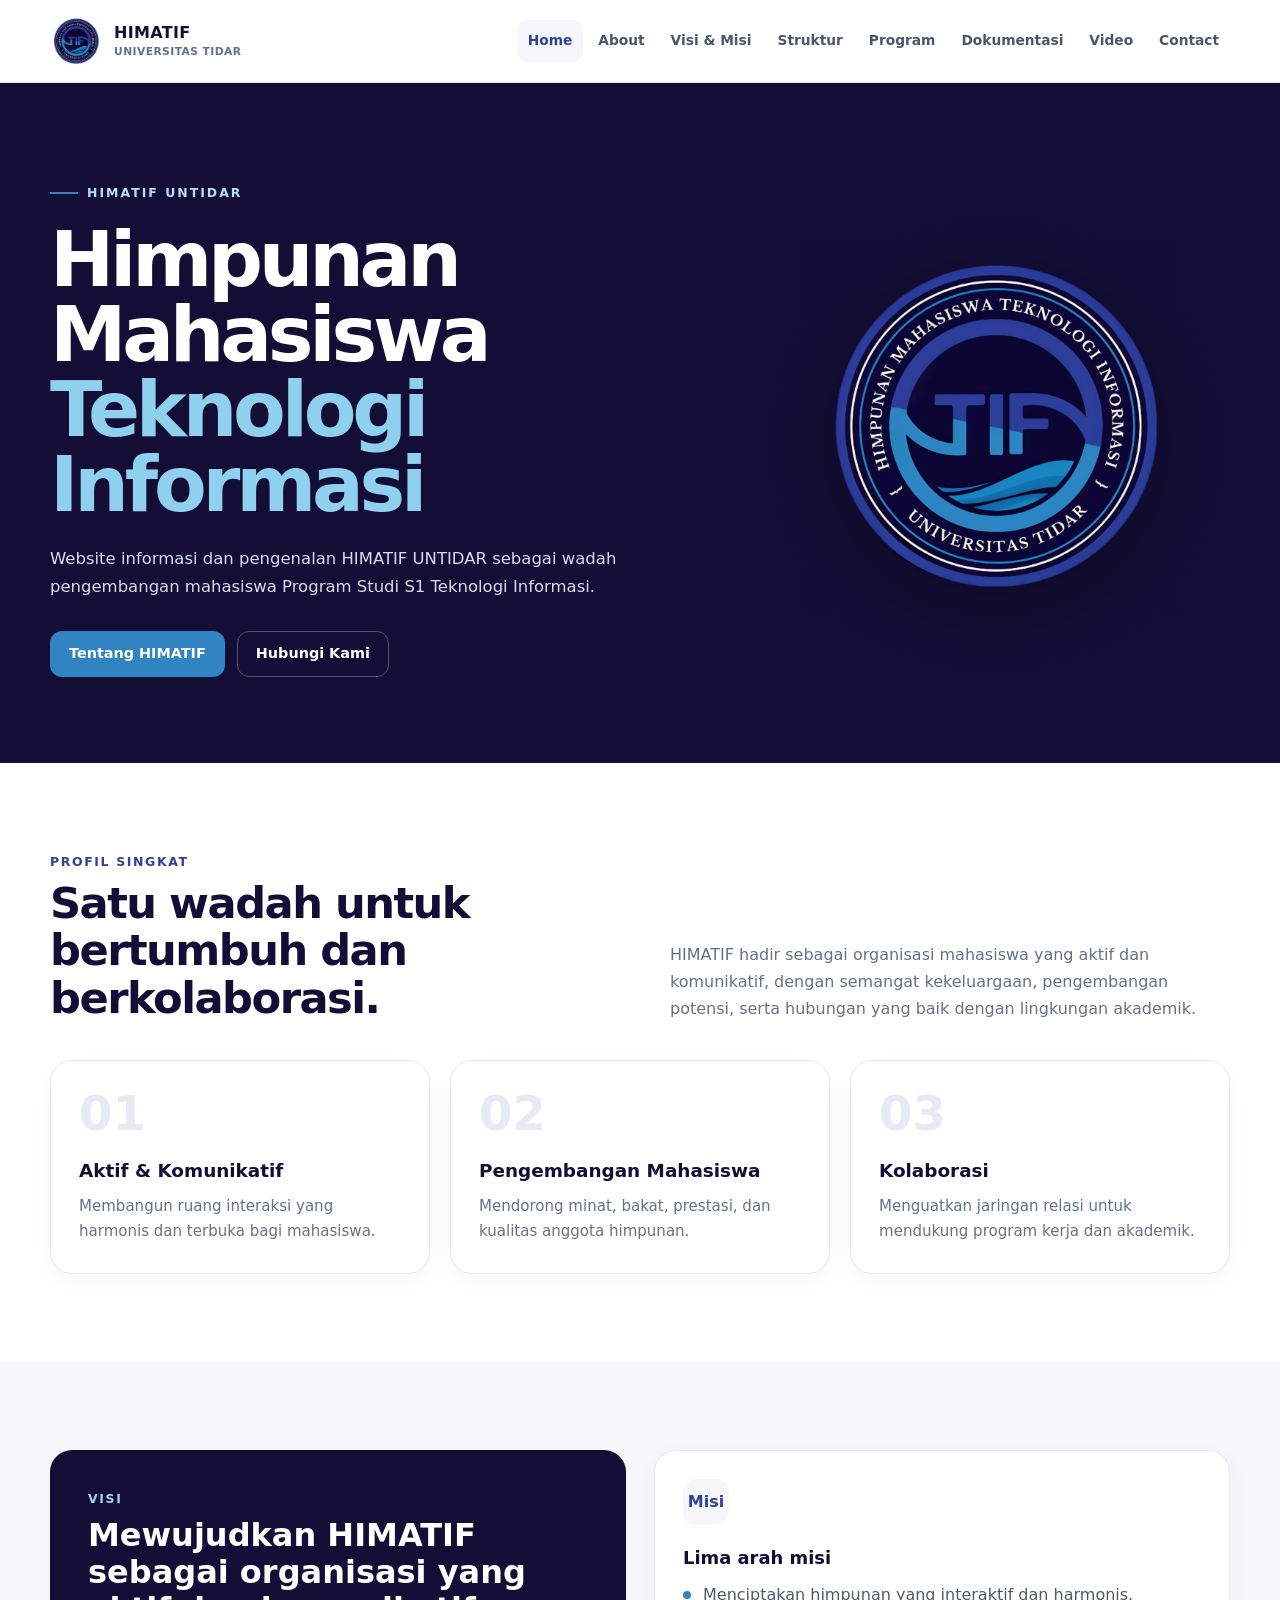
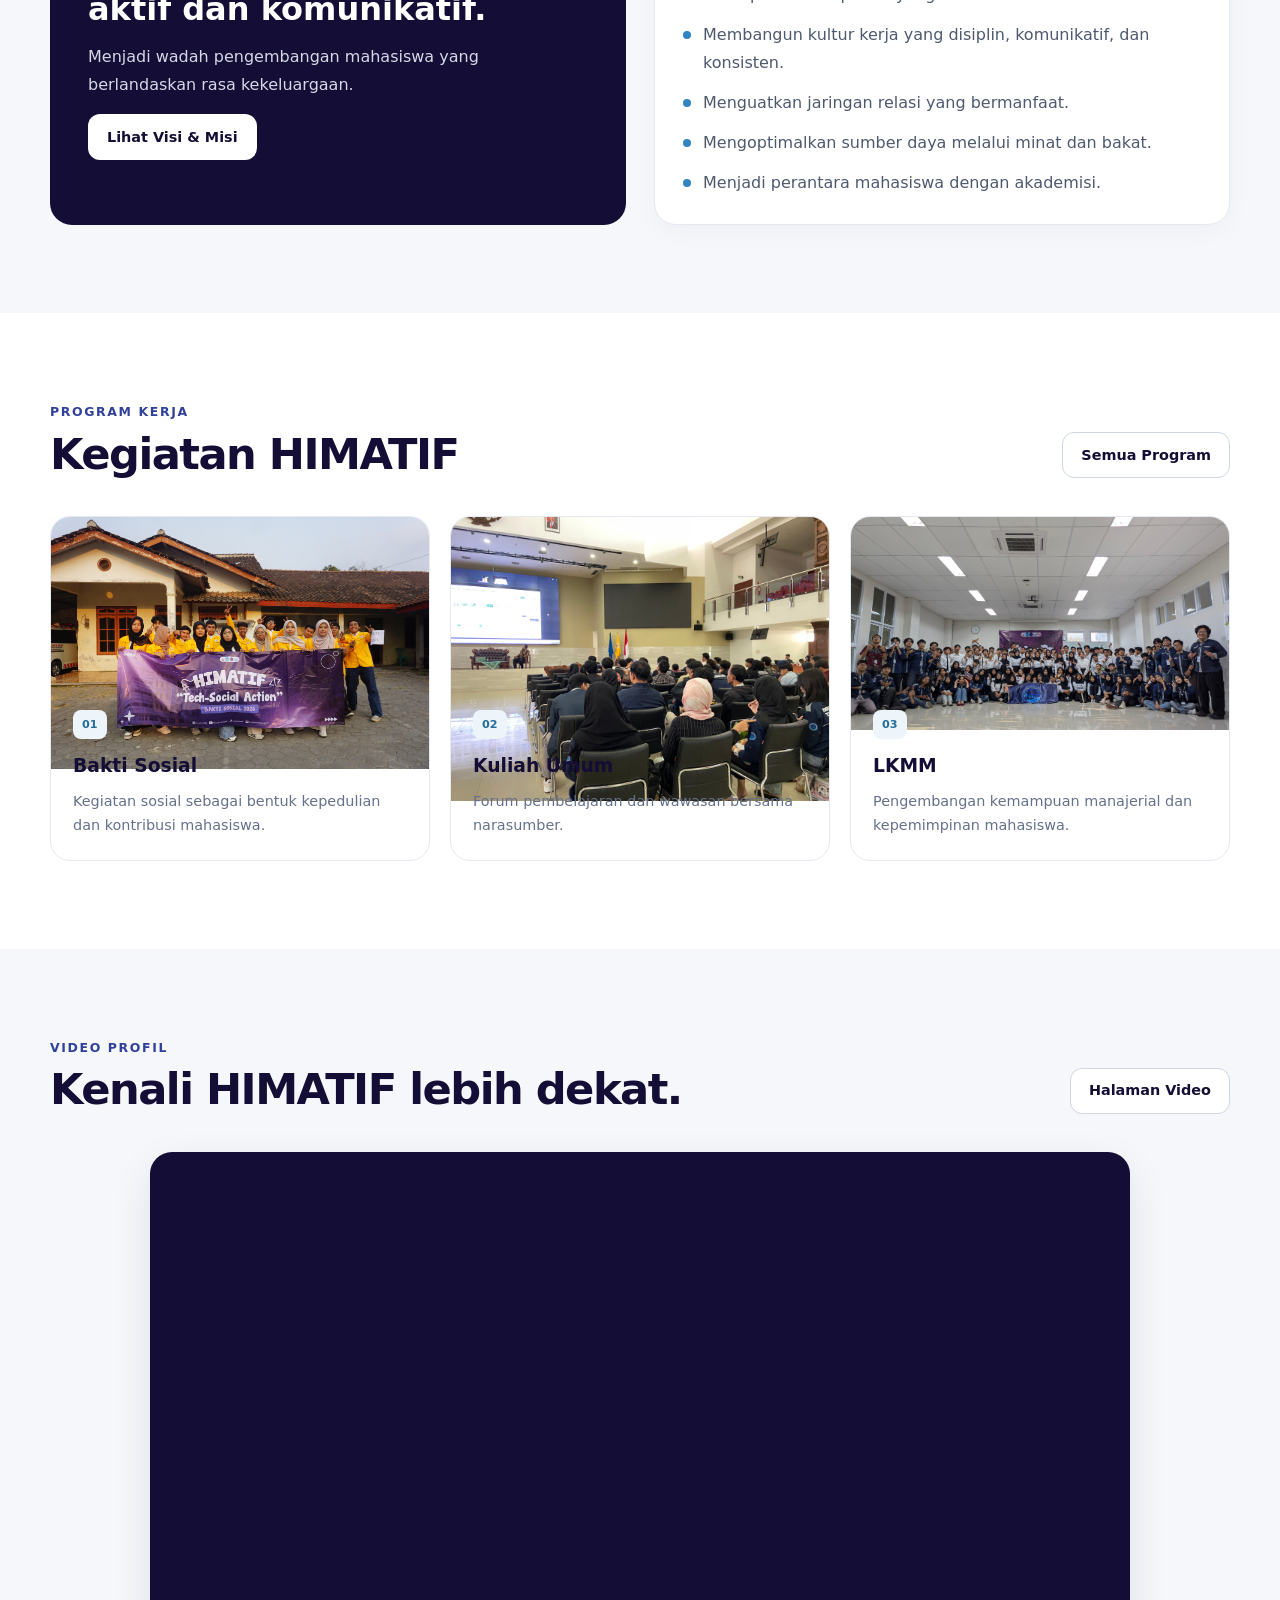
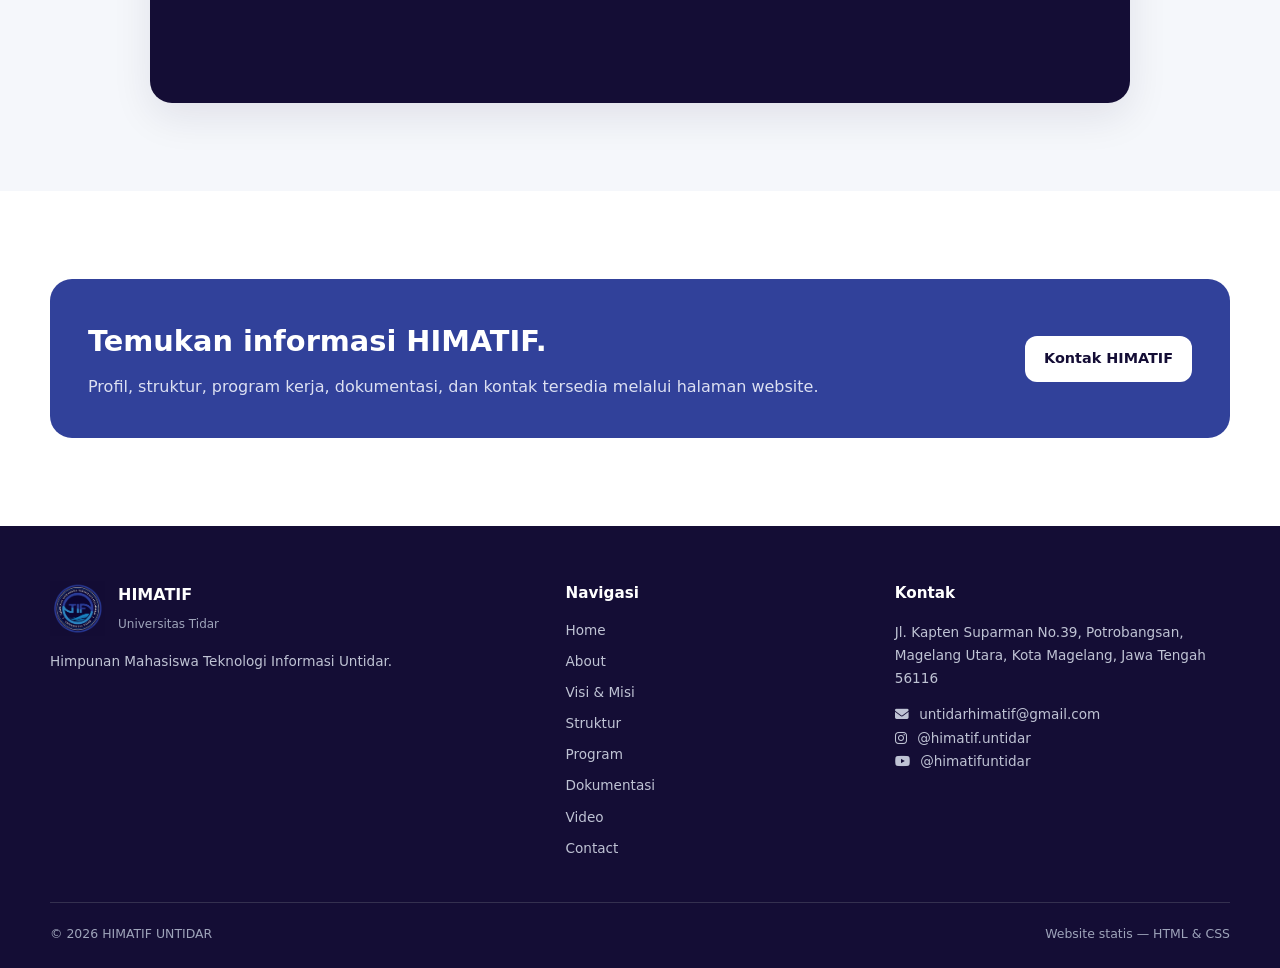
<file: index.html>
<!doctype html>
<html lang="id">
  <head>
    <meta charset="utf-8" />
    <meta name="viewport" content="width=device-width, initial-scale=1" />
    <meta
      name="description"
      content="HIMATIF UNTIDAR — Himpunan Mahasiswa Teknologi Informasi"
    />
    <title>HIMATIF UNTIDAR — Himpunan Mahasiswa Teknologi Informasi</title>
    <link
      rel="stylesheet"
      href="https://cdnjs.cloudflare.com/ajax/libs/font-awesome/6.5.1/css/all.min.css"
    />
    <link rel="stylesheet" href="assets/css/style.css" />
  </head>

  <body>
    <header class="site-header">
      <div class="container navbar">
        <a class="brand" href="index.html" aria-label="HIMATIF UNTIDAR">
          <img src="assets/img/14. LOGO HIMATIF.png" alt="Logo HIMATIF" />
          <div class="brand-title">HIMATIF<small>UNIVERSITAS TIDAR</small></div>
        </a>
        <button class="nav-toggle" type="button" aria-label="Buka navigasi">
          MENU
        </button>
        <nav class="nav" aria-label="Navigasi utama">
          <a class="active" href="index.html">Home</a>
          <a class="" href="about.html">About</a>
          <a class="" href="visi-misi.html">Visi & Misi</a>
          <a class="" href="struktur.html">Struktur</a>
          <a class="" href="program.html">Program</a>
          <a class="" href="dokumentasi.html">Dokumentasi</a>
          <a class="" href="video.html">Video</a>
          <a class="" href="contact.html">Contact</a>
        </nav>
      </div>
    </header>
    <main>
      <section class="hero">
        <div class="container hero-grid">
          <div>
            <div class="eyebrow">HIMATIF UNTIDAR</div>
            <h1>Himpunan Mahasiswa <span>Teknologi Informasi</span></h1>
            <p>
              Website informasi dan pengenalan HIMATIF UNTIDAR sebagai wadah
              pengembangan mahasiswa Program Studi S1 Teknologi Informasi.
            </p>
            <div class="hero-actions">
              <a class="btn btn-primary" href="about.html">Tentang HIMATIF</a>
              <a class="btn btn-outline-light" href="contact.html"
                >Hubungi Kami</a
              >
            </div>
          </div>
          <div class="hero-logo">
            <img
              src="assets/img/14. LOGO HIMATIF.png"
              alt="Logo HIMATIF UNTIDAR"
            />
          </div>
        </div>
      </section>

      <section class="section">
        <div class="container">
          <div class="section-head">
            <div>
              <div class="kicker">Profil Singkat</div>
              <h2>Satu wadah untuk bertumbuh dan berkolaborasi.</h2>
            </div>
            <p>
              HIMATIF hadir sebagai organisasi mahasiswa yang aktif dan
              komunikatif, dengan semangat kekeluargaan, pengembangan potensi,
              serta hubungan yang baik dengan lingkungan akademik.
            </p>
          </div>
          <div class="cards">
            <article class="card number-card">
              <div class="num">01</div>
              <strong>Aktif & Komunikatif</strong>
              <p>
                Membangun ruang interaksi yang harmonis dan terbuka bagi
                mahasiswa.
              </p>
            </article>
            <article class="card number-card">
              <div class="num">02</div>
              <strong>Pengembangan Mahasiswa</strong>
              <p>
                Mendorong minat, bakat, prestasi, dan kualitas anggota himpunan.
              </p>
            </article>
            <article class="card number-card">
              <div class="num">03</div>
              <strong>Kolaborasi</strong>
              <p>
                Menguatkan jaringan relasi untuk mendukung program kerja dan
                akademik.
              </p>
            </article>
          </div>
        </div>
      </section>

      <section class="section section-alt">
        <div class="container split">
          <div class="info-panel">
            <div class="kicker" style="color: #9ed7f0">Visi</div>
            <h2>
              Mewujudkan HIMATIF sebagai organisasi yang aktif dan komunikatif.
            </h2>
            <p>
              Menjadi wadah pengembangan mahasiswa yang berlandaskan rasa
              kekeluargaan.
            </p>
            <a class="btn btn-light" href="visi-misi.html">Lihat Visi & Misi</a>
          </div>
          <div class="card">
            <div class="icon-box">Misi</div>
            <h3>Lima arah misi</h3>
            <ul class="list">
              <li>Menciptakan himpunan yang interaktif dan harmonis.</li>
              <li>
                Membangun kultur kerja yang disiplin, komunikatif, dan
                konsisten.
              </li>
              <li>Menguatkan jaringan relasi yang bermanfaat.</li>
              <li>Mengoptimalkan sumber daya melalui minat dan bakat.</li>
              <li>Menjadi perantara mahasiswa dengan akademisi.</li>
            </ul>
          </div>
        </div>
      </section>

      <section class="section">
        <div class="container">
          <div class="section-head">
            <div>
              <div class="kicker">Program Kerja</div>
              <h2>Kegiatan HIMATIF</h2>
            </div>
            <a class="btn btn-outline" href="program.html">Semua Program</a>
          </div>
          <div class="program-grid">
            <article class="program-card">
              <div class="thumb">
                <img src="assets/img/Bakti Sosial.JPG" alt="" />
              </div>
              <div class="content">
                <span class="tag">01</span>
                <h3>Bakti Sosial</h3>
                <p>
                  Kegiatan sosial sebagai bentuk kepedulian dan kontribusi
                  mahasiswa.
                </p>
              </div>
            </article>
            <article class="program-card">
              <div class="thumb">
                <img src="assets/img/Kuliah_Umum.jpg" alt="" />
              </div>
              <div class="content">
                <span class="tag">02</span>
                <h3>Kuliah Umum</h3>
                <p>Forum pembelajaran dan wawasan bersama narasumber.</p>
              </div>
            </article>
            <article class="program-card">
              <div class="thumb">
                <img src="assets/img/LKMM.jpg" alt="" />
              </div>
              <div class="content">
                <span class="tag">03</span>
                <h3>LKMM</h3>
                <p>
                  Pengembangan kemampuan manajerial dan kepemimpinan mahasiswa.
                </p>
              </div>
            </article>
          </div>
        </div>
      </section>

      <section class="section section-alt">
        <div class="container">
          <div class="section-head">
            <div>
              <div class="kicker">Video Profil</div>
              <h2>Kenali HIMATIF lebih dekat.</h2>
            </div>
            <a class="btn btn-outline" href="video.html">Halaman Video</a>
          </div>
          <div class="video-wrap">
            <iframe
              src="https://www.youtube.com/embed/tk6v4YH3vF4"
              title="Video Profil HIMATIF UNTIDAR"
              allowfullscreen
              loading="lazy"
            ></iframe>
          </div>
        </div>
      </section>

      <section class="section">
        <div class="container">
          <div class="cta">
            <div>
              <h2>Temukan informasi HIMATIF.</h2>
              <p>
                Profil, struktur, program kerja, dokumentasi, dan kontak
                tersedia melalui halaman website.
              </p>
            </div>
            <a class="btn btn-light" href="contact.html">Kontak HIMATIF</a>
          </div>
        </div>
      </section>
    </main>
    <footer class="footer">
      <div class="container">
        <div class="footer-grid">
          <div>
            <div class="footer-brand">
              <img src="assets/img/14. LOGO HIMATIF.png" alt="Logo HIMATIF" />
              <div>
                <strong>HIMATIF</strong><br /><span
                  style="color: #9ea4ba; font-size: 0.75rem"
                  >Universitas Tidar</span
                >
              </div>
            </div>
            <p>Himpunan Mahasiswa Teknologi Informasi Untidar.</p>
          </div>
          <div>
            <h3>Navigasi</h3>
            <div class="footer-nav">
              <a href="index.html">Home</a><a href="about.html">About</a
              ><a href="visi-misi.html">Visi & Misi</a
              ><a href="struktur.html">Struktur</a
              ><a href="program.html">Program</a
              ><a href="dokumentasi.html">Dokumentasi</a
              ><a href="video.html">Video</a>
              <a href="contact.html">Contact</a>
            </div>
          </div>
          <div>
            <h3>Kontak</h3>
            <p>
              Jl. Kapten Suparman No.39, Potrobangsan, Magelang Utara, Kota
              Magelang, Jawa Tengah 56116
            </p>
            <p>
              <a href="mailto:untidarhimatif@gmail.com">
                <i class="fa-solid fa-envelope"></i> untidarhimatif@gmail.com
              </a>
              <br />
              <a
                href="https://instagram.com/himatif.untidar"
                target="_blank"
                rel="noopener"
              >
                <i class="fa-brands fa-instagram"></i> @himatif.untidar
              </a>
              <br />
              <a
                href="https://www.youtube.com/@himatifuntidar"
                target="_blank"
                rel="noopener"
              >
                <i class="fa-brands fa-youtube"></i> @himatifuntidar
              </a>
            </p>
          </div>
        </div>
        <div class="footer-bottom">
          <span>© 2026 HIMATIF UNTIDAR</span
          ><span>Website statis — HTML & CSS</span>
        </div>
      </div>
    </footer>
  </body>
</html>
</file>
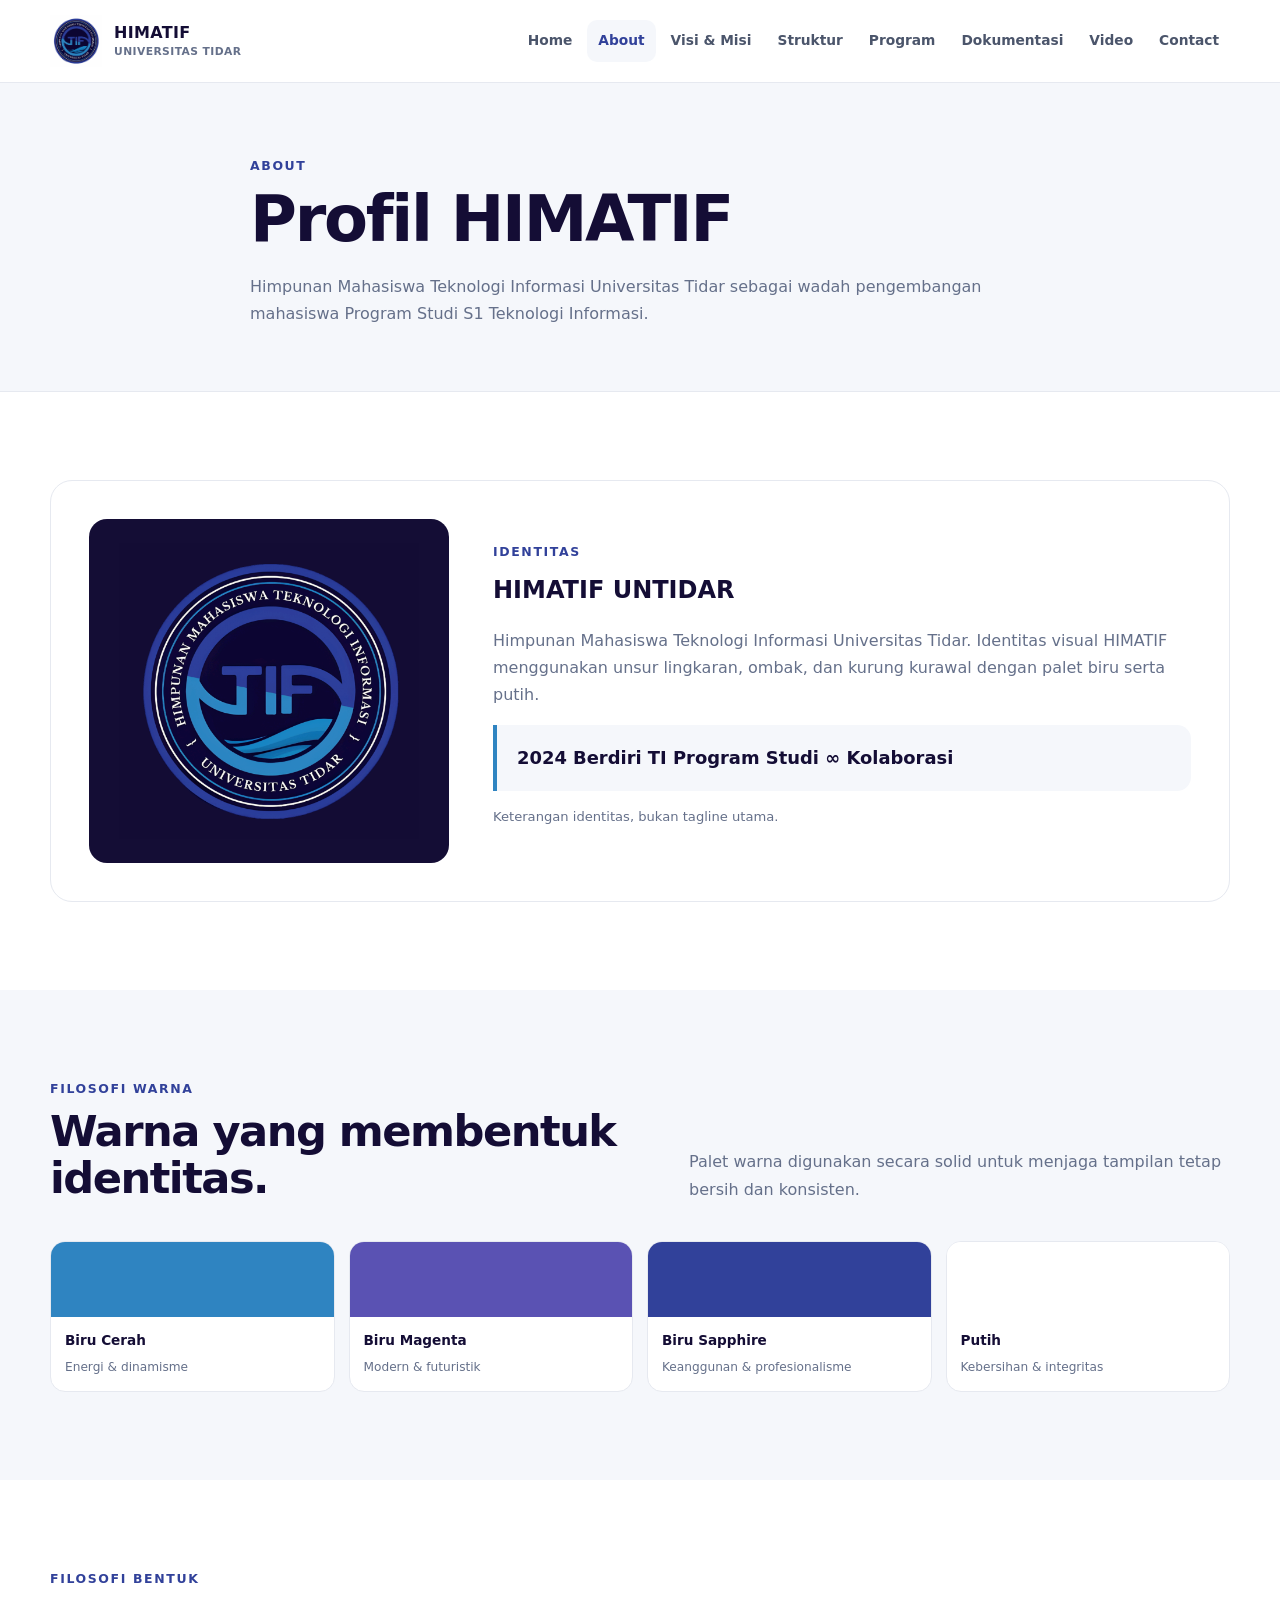
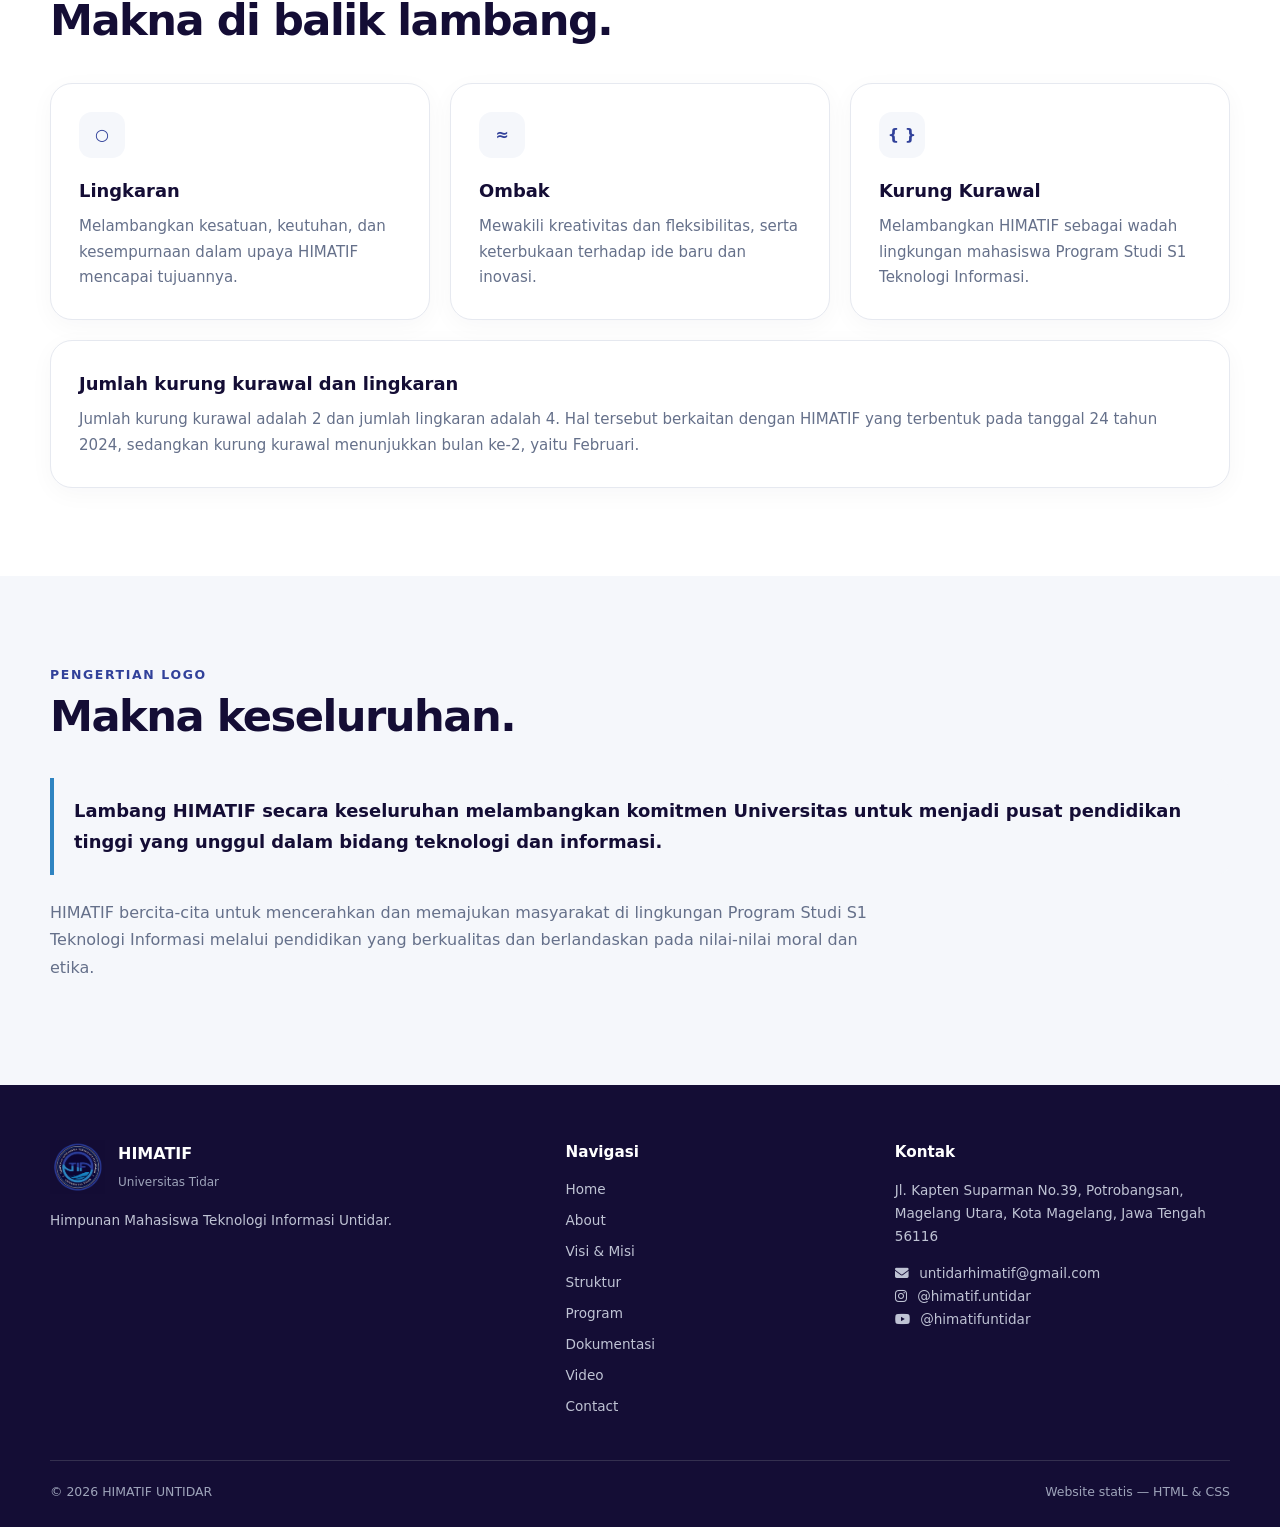
<file: about.html>
<!doctype html>
<html lang="id">
  <head>
    <meta charset="utf-8" />
    <meta name="viewport" content="width=device-width, initial-scale=1" />
    <meta name="description" content="Profil HIMATIF UNTIDAR" />
    <title>Profil HIMATIF UNTIDAR</title>
    <link
      rel="stylesheet"
      href="https://cdnjs.cloudflare.com/ajax/libs/font-awesome/6.5.1/css/all.min.css"
    />
    <link rel="stylesheet" href="assets/css/style.css" />
  </head>

  <body>
    <header class="site-header">
      <div class="container navbar">
        <a class="brand" href="index.html" aria-label="HIMATIF UNTIDAR">
          <img src="assets/img/14. LOGO HIMATIF.png" alt="Logo HIMATIF" />
          <div class="brand-title">HIMATIF<small>UNIVERSITAS TIDAR</small></div>
        </a>
        <button class="nav-toggle" type="button" aria-label="Buka navigasi">
          MENU
        </button>
        <nav class="nav" aria-label="Navigasi utama">
          <a class="" href="index.html">Home</a>
          <a class="active" href="about.html">About</a>
          <a class="" href="visi-misi.html">Visi & Misi</a>
          <a class="" href="struktur.html">Struktur</a>
          <a class="" href="program.html">Program</a>
          <a class="" href="dokumentasi.html">Dokumentasi</a>
          <a class="" href="video.html">Video</a>
          <a class="" href="contact.html">Contact</a>
        </nav>
      </div>
    </header>
    <main>
      <section class="page-hero">
        <div class="container page-title">
          <div class="kicker">About</div>
          <h1>Profil HIMATIF</h1>
          <p>
            Himpunan Mahasiswa Teknologi Informasi Universitas Tidar sebagai
            wadah pengembangan mahasiswa Program Studi S1 Teknologi Informasi.
          </p>
        </div>
      </section>
      <section class="section">
        <div class="container">
          <div class="logo-showcase">
            <div class="logo-wrap">
              <img
                src="assets/img/14. LOGO HIMATIF.png"
                alt="Logo HIMATIF UNTIDAR"
              />
            </div>
            <div>
              <div class="kicker">Identitas</div>
              <h2 style="margin: 0 0 12px; color: var(--navy)">
                HIMATIF UNTIDAR
              </h2>
              <p style="color: var(--muted)">
                Himpunan Mahasiswa Teknologi Informasi Universitas Tidar.
                Identitas visual HIMATIF menggunakan unsur lingkaran, ombak, dan
                kurung kurawal dengan palet biru serta putih.
              </p>
              <div class="quote">
                2024 Berdiri TI Program Studi ∞ Kolaborasi
              </div>
              <p class="caption-note">
                Keterangan identitas, bukan tagline utama.
              </p>
            </div>
          </div>
        </div>
      </section>
      <section class="section section-alt">
        <div class="container">
          <div class="section-head">
            <div>
              <div class="kicker">Filosofi Warna</div>
              <h2>Warna yang membentuk identitas.</h2>
            </div>
            <p>
              Palet warna digunakan secara solid untuk menjaga tampilan tetap
              bersih dan konsisten.
            </p>
          </div>
          <div class="color-grid">
            <div class="color-swatch">
              <div class="swatch" style="background: #2f84c1"></div>
              <div class="swatch-info">
                <strong>Biru Cerah</strong><span>Energi & dinamisme</span>
              </div>
            </div>
            <div class="color-swatch">
              <div class="swatch" style="background: #5a52b3"></div>
              <div class="swatch-info">
                <strong>Biru Magenta</strong><span>Modern & futuristik</span>
              </div>
            </div>
            <div class="color-swatch">
              <div class="swatch" style="background: #31419a"></div>
              <div class="swatch-info">
                <strong>Biru Sapphire</strong
                ><span>Keanggunan & profesionalisme</span>
              </div>
            </div>
            <div class="color-swatch">
              <div class="swatch" style="background: #ffffff"></div>
              <div class="swatch-info">
                <strong>Putih</strong><span>Kebersihan & integritas</span>
              </div>
            </div>
          </div>
        </div>
      </section>
      <section class="section">
        <div class="container">
          <div class="section-head">
            <div>
              <div class="kicker">Filosofi Bentuk</div>
              <h2>Makna di balik lambang.</h2>
            </div>
          </div>
          <div class="cards">
            <article class="card">
              <div class="icon-box">○</div>
              <h3>Lingkaran</h3>
              <p>
                Melambangkan kesatuan, keutuhan, dan kesempurnaan dalam upaya
                HIMATIF mencapai tujuannya.
              </p>
            </article>
            <article class="card">
              <div class="icon-box">≈</div>
              <h3>Ombak</h3>
              <p>
                Mewakili kreativitas dan fleksibilitas, serta keterbukaan
                terhadap ide baru dan inovasi.
              </p>
            </article>
            <article class="card">
              <div class="icon-box">{ }</div>
              <h3>Kurung Kurawal</h3>
              <p>
                Melambangkan HIMATIF sebagai wadah lingkungan mahasiswa Program
                Studi S1 Teknologi Informasi.
              </p>
            </article>
          </div>
          <div class="card" style="margin-top: 20px">
            <h3>Jumlah kurung kurawal dan lingkaran</h3>
            <p>
              Jumlah kurung kurawal adalah 2 dan jumlah lingkaran adalah 4. Hal
              tersebut berkaitan dengan HIMATIF yang terbentuk pada tanggal 24
              tahun 2024, sedangkan kurung kurawal menunjukkan bulan ke-2, yaitu
              Februari.
            </p>
          </div>
        </div>
      </section>
      <section class="section section-alt">
        <div class="container">
          <div class="section-head">
            <div>
              <div class="kicker">Pengertian Logo</div>
              <h2>Makna keseluruhan.</h2>
            </div>
          </div>
          <div class="quote">
            Lambang HIMATIF secara keseluruhan melambangkan komitmen Universitas
            untuk menjadi pusat pendidikan tinggi yang unggul dalam bidang
            teknologi dan informasi.
          </div>
          <p style="max-width: 850px; color: var(--muted); margin-top: 24px">
            HIMATIF bercita-cita untuk mencerahkan dan memajukan masyarakat di
            lingkungan Program Studi S1 Teknologi Informasi melalui pendidikan
            yang berkualitas dan berlandaskan pada nilai-nilai moral dan etika.
          </p>
        </div>
      </section>
    </main>
    <footer class="footer">
      <div class="container">
        <div class="footer-grid">
          <div>
            <div class="footer-brand">
              <img src="assets/img/14. LOGO HIMATIF.png" alt="Logo HIMATIF" />
              <div>
                <strong>HIMATIF</strong><br /><span
                  style="color: #9ea4ba; font-size: 0.75rem"
                  >Universitas Tidar</span
                >
              </div>
            </div>
            <p>Himpunan Mahasiswa Teknologi Informasi Untidar.</p>
          </div>
          <div>
            <h3>Navigasi</h3>
            <div class="footer-nav">
              <a href="index.html">Home</a><a href="about.html">About</a
              ><a href="visi-misi.html">Visi & Misi</a
              ><a href="struktur.html">Struktur</a
              ><a href="program.html">Program</a
              ><a href="dokumentasi.html">Dokumentasi</a
              ><a href="video.html">Video</a>
              <a href="contact.html">Contact</a>
            </div>
          </div>
          <div>
            <h3>Kontak</h3>
            <p>
              Jl. Kapten Suparman No.39, Potrobangsan, Magelang Utara, Kota
              Magelang, Jawa Tengah 56116
            </p>
            <p>
              <a href="mailto:untidarhimatif@gmail.com">
                <i class="fa-solid fa-envelope"></i> untidarhimatif@gmail.com
              </a>
              <br />
              <a
                href="https://instagram.com/himatif.untidar"
                target="_blank"
                rel="noopener"
              >
                <i class="fa-brands fa-instagram"></i> @himatif.untidar
              </a>
              <br />
              <a
                href="https://www.youtube.com/@himatifuntidar"
                target="_blank"
                rel="noopener"
              >
                <i class="fa-brands fa-youtube"></i> @himatifuntidar
              </a>
            </p>
          </div>
        </div>
        <div class="footer-bottom">
          <span>© 2026 HIMATIF UNTIDAR</span
          ><span>Website statis — HTML & CSS</span>
        </div>
      </div>
    </footer>
  </body>
</html>
</file>
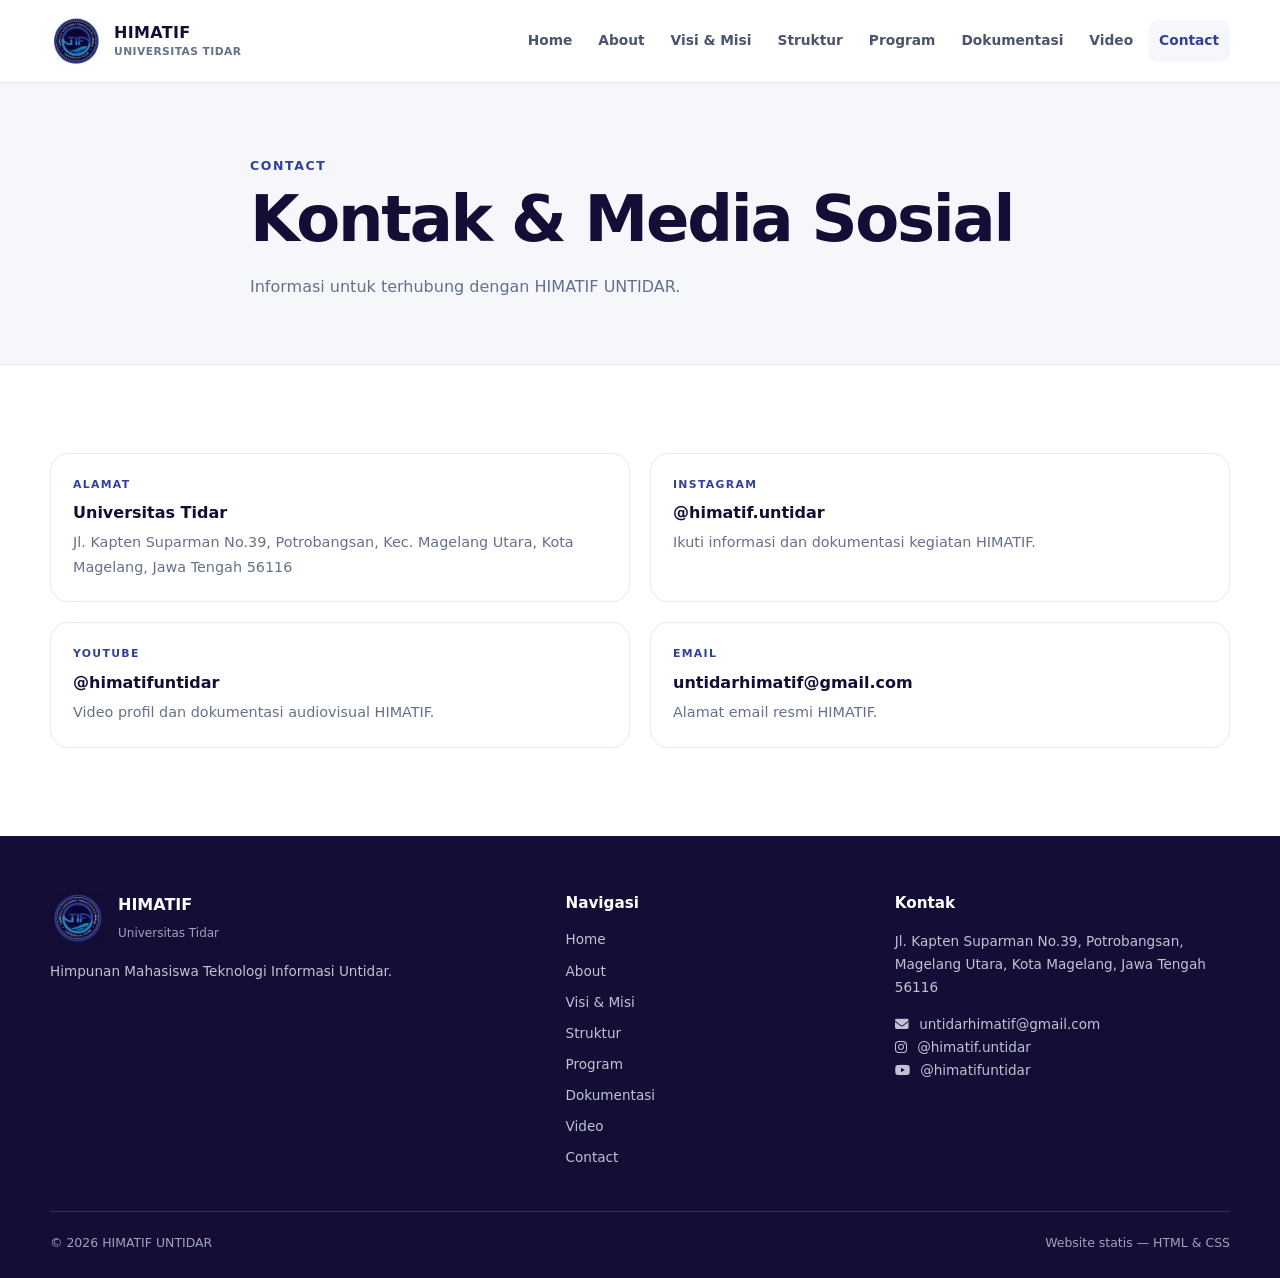
<file: contact.html>
<!doctype html>
<html lang="id">
  <head>
    <meta charset="utf-8" />
    <meta name="viewport" content="width=device-width, initial-scale=1" />
    <meta name="description" content="Kontak HIMATIF UNTIDAR" />
    <title>Kontak HIMATIF UNTIDAR</title>
    <link
      rel="stylesheet"
      href="https://cdnjs.cloudflare.com/ajax/libs/font-awesome/6.5.1/css/all.min.css"
    />
    <link rel="stylesheet" href="assets/css/style.css" />
  </head>

  <body>
    <header class="site-header">
      <div class="container navbar">
        <a class="brand" href="index.html" aria-label="HIMATIF UNTIDAR">
          <img src="assets/img/14. LOGO HIMATIF.png" alt="Logo HIMATIF" />
          <div class="brand-title">HIMATIF<small>UNIVERSITAS TIDAR</small></div>
        </a>
        <button class="nav-toggle" type="button" aria-label="Buka navigasi">
          MENU
        </button>
        <nav class="nav" aria-label="Navigasi utama">
          <a class="" href="index.html">Home</a>
          <a class="" href="about.html">About</a>
          <a class="" href="visi-misi.html">Visi & Misi</a>
          <a class="" href="struktur.html">Struktur</a>
          <a class="" href="program.html">Program</a>
          <a class="" href="dokumentasi.html">Dokumentasi</a>
          <a class="" href="video.html">Video</a>
          <a class="active" href="contact.html">Contact</a>
        </nav>
      </div>
    </header>
    <main>
      <section class="page-hero">
        <div class="container page-title">
          <div class="kicker">Contact</div>
          <h1>Kontak & Media Sosial</h1>
          <p>Informasi untuk terhubung dengan HIMATIF UNTIDAR.</p>
        </div>
      </section>
      <section class="section">
        <div class="container">
          <div class="contact-grid">
            <a
              class="contact-item"
              href="https://maps.google.com/?q=Jl.+Kapten+Suparman+No.39,+Potrobangsan,+Magelang"
              target="_blank"
              rel="noopener"
              ><small>Alamat</small><strong>Universitas Tidar</strong>
              <p>
                Jl. Kapten Suparman No.39, Potrobangsan, Kec. Magelang Utara,
                Kota Magelang, Jawa Tengah 56116
              </p></a
            >
            <a
              class="contact-item"
              href="https://instagram.com/himatif.untidar"
              target="_blank"
              rel="noopener"
              ><small>Instagram</small><strong>@himatif.untidar</strong>
              <p>Ikuti informasi dan dokumentasi kegiatan HIMATIF.</p></a
            >
            <a
              class="contact-item"
              href="https://www.youtube.com/@himatifuntidar"
              target="_blank"
              rel="noopener"
              ><small>YouTube</small><strong>@himatifuntidar</strong>
              <p>Video profil dan dokumentasi audiovisual HIMATIF.</p></a
            >
            <div class="contact-item">
              <a href="mailto:untidarhimatif@gmail.com">
                <small>Email</small><strong>untidarhimatif@gmail.com</strong>
                <p>Alamat email resmi HIMATIF.</p></a
              >
            </div>
          </div>
        </div>
      </section>
    </main>
    <footer class="footer">
      <div class="container">
        <div class="footer-grid">
          <div>
            <div class="footer-brand">
              <img src="assets/img/14. LOGO HIMATIF.png" alt="Logo HIMATIF" />
              <div>
                <strong>HIMATIF</strong><br /><span
                  style="color: #9ea4ba; font-size: 0.75rem"
                  >Universitas Tidar</span
                >
              </div>
            </div>
            <p>Himpunan Mahasiswa Teknologi Informasi Untidar.</p>
          </div>
          <div>
            <h3>Navigasi</h3>
            <div class="footer-nav">
              <a href="index.html">Home</a><a href="about.html">About</a
              ><a href="visi-misi.html">Visi & Misi</a
              ><a href="struktur.html">Struktur</a
              ><a href="program.html">Program</a
              ><a href="dokumentasi.html">Dokumentasi</a
              ><a href="video.html">Video</a>
              <a href="contact.html">Contact</a>
            </div>
          </div>
          <div>
            <h3>Kontak</h3>
            <p>
              Jl. Kapten Suparman No.39, Potrobangsan, Magelang Utara, Kota
              Magelang, Jawa Tengah 56116
            </p>
            <p>
              <a href="mailto:untidarhimatif@gmail.com">
                <i class="fa-solid fa-envelope"></i> untidarhimatif@gmail.com
              </a>
              <br />
              <a
                href="https://instagram.com/himatif.untidar"
                target="_blank"
                rel="noopener"
              >
                <i class="fa-brands fa-instagram"></i> @himatif.untidar
              </a>
              <br />
              <a
                href="https://www.youtube.com/@himatifuntidar"
                target="_blank"
                rel="noopener"
              >
                <i class="fa-brands fa-youtube"></i> @himatifuntidar
              </a>
            </p>
          </div>
        </div>
        <div class="footer-bottom">
          <span>© 2026 HIMATIF UNTIDAR</span
          ><span>Website statis — HTML & CSS</span>
        </div>
      </div>
    </footer>
  </body>
</html>
</file>
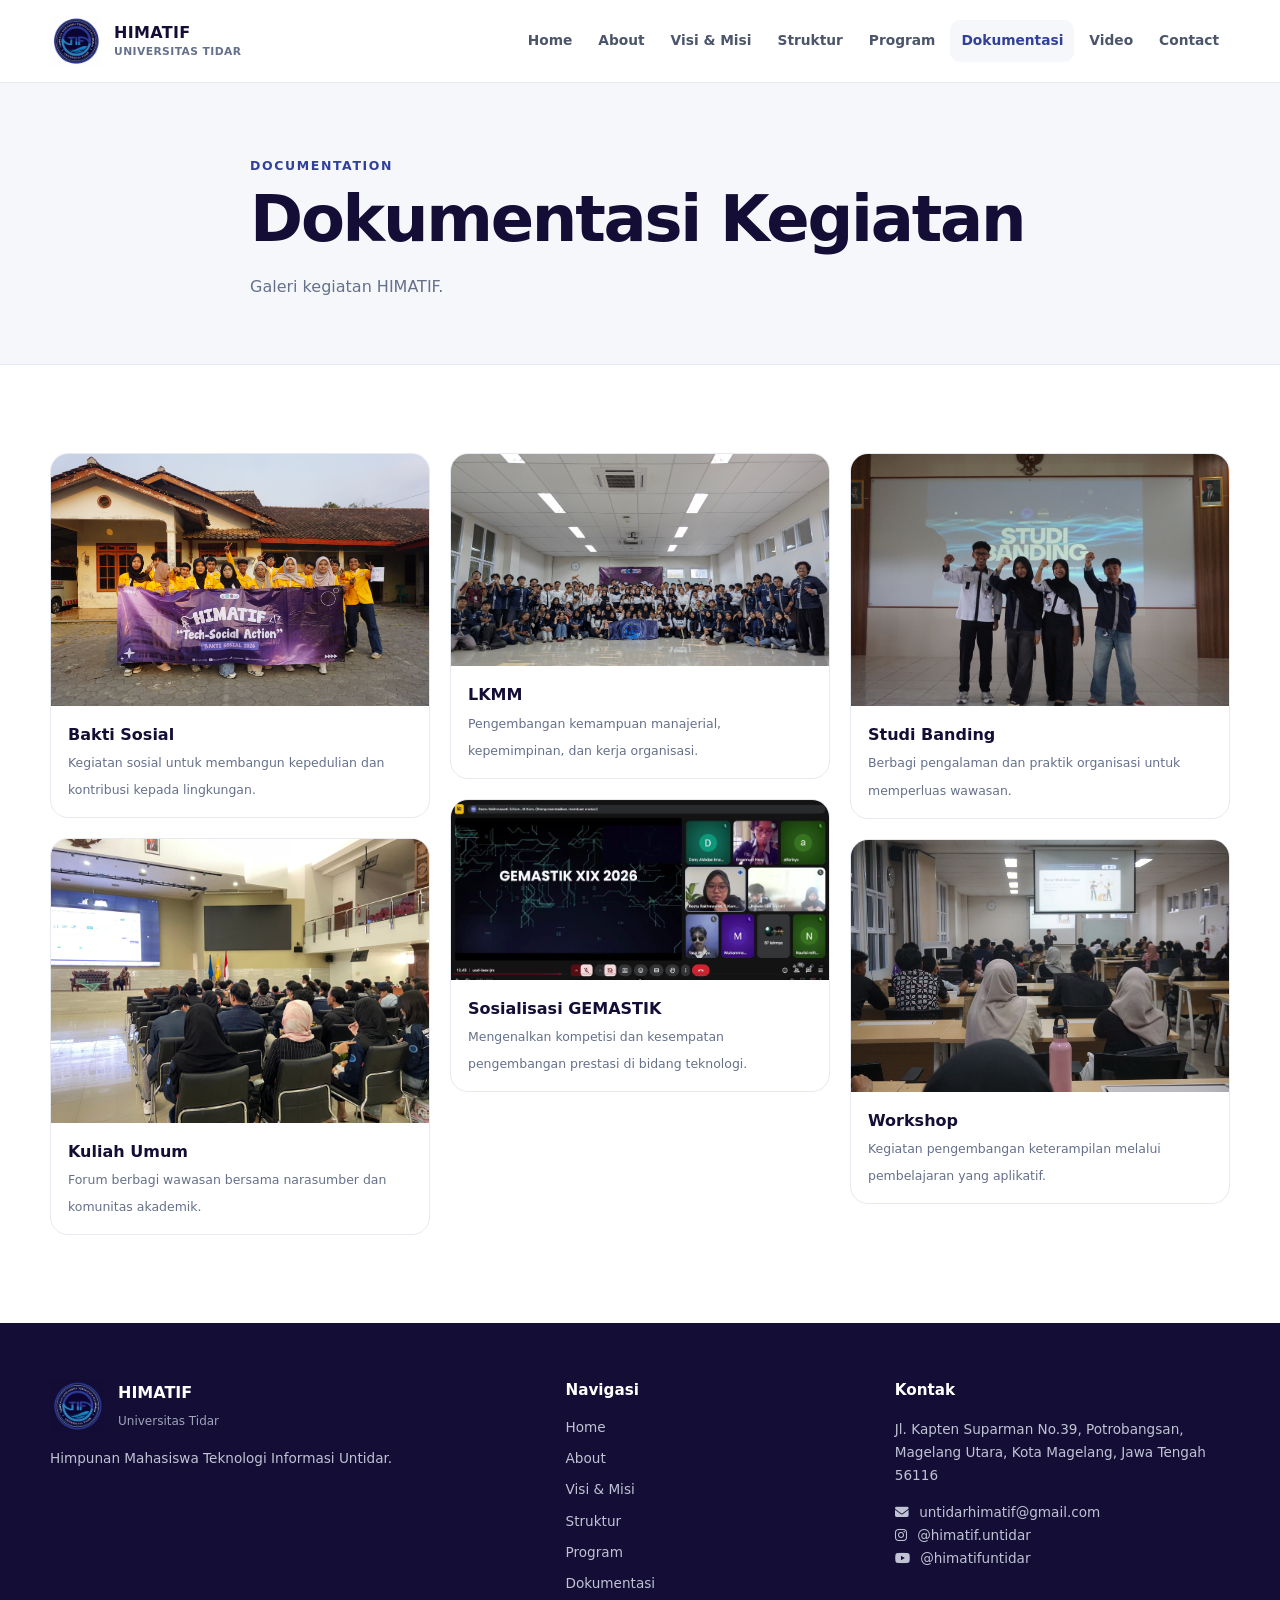
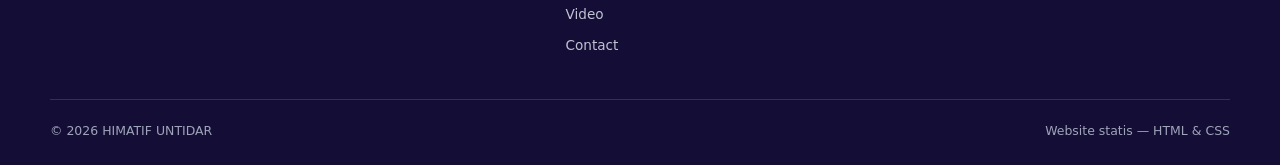
<file: dokumentasi.html>
<!doctype html>
<html lang="id">

<head>
    <meta charset="utf-8" />
    <meta name="viewport" content="width=device-width, initial-scale=1" />
    <meta name="description" content="Dokumentasi HIMATIF" />
    <title>Dokumentasi HIMATIF</title>
    <link rel="stylesheet" href="https://cdnjs.cloudflare.com/ajax/libs/font-awesome/6.5.1/css/all.min.css" />
    <link rel="stylesheet" href="assets/css/style.css" />
</head>

<body>
    <header class="site-header">
        <div class="container navbar">
            <a class="brand" href="index.html" aria-label="HIMATIF UNTIDAR">
                <img src="assets/img/14. LOGO HIMATIF.png" alt="Logo HIMATIF" />
                <div class="brand-title">HIMATIF<small>UNIVERSITAS TIDAR</small></div>
            </a>
            <button class="nav-toggle" type="button" aria-label="Buka navigasi">
          MENU
        </button>
            <nav class="nav" aria-label="Navigasi utama">
                <a class="" href="index.html">Home</a>
                <a class="" href="about.html">About</a>
                <a class="" href="visi-misi.html">Visi & Misi</a>
                <a class="" href="struktur.html">Struktur</a>
                <a class="" href="program.html">Program</a>
                <a class="active" href="dokumentasi.html">Dokumentasi</a>
                <a class="" href="video.html">Video</a>
                <a class="" href="contact.html">Contact</a>
            </nav>
        </div>
    </header>
    <main>
        <section class="page-hero">
            <div class="container page-title">
                <div class="kicker">Documentation</div>
                <h1>Dokumentasi Kegiatan</h1>
                <p>
                    Galeri kegiatan HIMATIF.
                </p>
            </div>
        </section>
        <section class="section">
            <div class="container">
                <div class="gallery">
                    <article class="gallery-item">
                        <img src="assets/img/Bakti Sosial.JPG" alt="" />
                        <div class="gallery-caption">
                            <strong>Bakti Sosial</strong><span>Kegiatan sosial untuk membangun kepedulian dan kontribusi kepada
                lingkungan.</span>
                        </div>
                    </article>
                    <article class="gallery-item">
                        <img src="assets/img/Kuliah_Umum.jpg" alt="">
                        <div class="gallery-caption">
                            <strong>Kuliah Umum</strong><span>Forum berbagi wawasan bersama narasumber dan komunitas akademik.</span>
                        </div>
                    </article>
                    <article class="gallery-item">
                        <img src="assets/img/LKMM.jpg" alt="" />
                        <div class="gallery-caption">
                            <strong>LKMM</strong><span>Pengembangan kemampuan manajerial, kepemimpinan, dan kerja
                organisasi.</span>
                        </div>
                    </article>
                    <article class="gallery-item">
                        <img src="assets/img/Sosialisasi Gemastik.png" alt="" />
                        <div class="gallery-caption">
                            <strong>Sosialisasi GEMASTIK</strong><span>Mengenalkan kompetisi dan kesempatan pengembangan prestasi di
                bidang teknologi.</span>
                        </div>
                    </article>
                    <article class="gallery-item">
                        <img src="assets/img/Studi Banding.JPG" alt="" />
                        <div class="gallery-caption">
                            <strong>Studi Banding</strong><span>Berbagi pengalaman dan praktik organisasi untuk memperluas
                wawasan.</span>
                        </div>
                    </article>
                    <article class="gallery-item">
                        <img src="assets/img/Workshop.JPG" alt="" />
                        <div class="gallery-caption">
                            <strong>Workshop</strong><span>Kegiatan pengembangan keterampilan melalui pembelajaran yang
                aplikatif.</span>
                        </div>
                    </article>
                </div>
                </article>
            </div>
        </section>
    </main>
    <footer class="footer">
        <div class="container">
            <div class="footer-grid">
                <div>
                    <div class="footer-brand">
                        <img src="assets/img/14. LOGO HIMATIF.png" alt="Logo HIMATIF" />
                        <div>
                            <strong>HIMATIF</strong><br /><span style="color: #9ea4ba; font-size: 0.75rem">Universitas Tidar</span
                >
              </div>
            </div>
            <p>Himpunan Mahasiswa Teknologi Informasi Untidar.</p>
          </div>
          <div>
            <h3>Navigasi</h3>
            <div class="footer-nav">
              <a href="index.html">Home</a><a href="about.html">About</a
              ><a href="visi-misi.html">Visi & Misi</a
              ><a href="struktur.html">Struktur</a
              ><a href="program.html">Program</a
              ><a href="dokumentasi.html">Dokumentasi</a
              ><a href="video.html">Video</a>
              <a href="contact.html">Contact</a>
            </div>
          </div>
          <div>
            <h3>Kontak</h3>
            <p>
              Jl. Kapten Suparman No.39, Potrobangsan, Magelang Utara, Kota
              Magelang, Jawa Tengah 56116
            </p>
            <p>
              <a href="mailto:untidarhimatif@gmail.com">
                <i class="fa-solid fa-envelope"></i> untidarhimatif@gmail.com
              </a>
              <br />
              <a
                href="https://instagram.com/himatif.untidar"
                target="_blank"
                rel="noopener"
              >
                <i class="fa-brands fa-instagram"></i> @himatif.untidar
              </a>
              <br />
              <a
                href="https://www.youtube.com/@himatifuntidar"
                target="_blank"
                rel="noopener"
              >
                <i class="fa-brands fa-youtube"></i> @himatifuntidar
              </a>
            </p>
          </div>
        </div>
        <div class="footer-bottom">
          <span>© 2026 HIMATIF UNTIDAR</span
          ><span>Website statis — HTML & CSS</span>
                        </div>
                    </div>
    </footer>
</body>

</html>
</file>
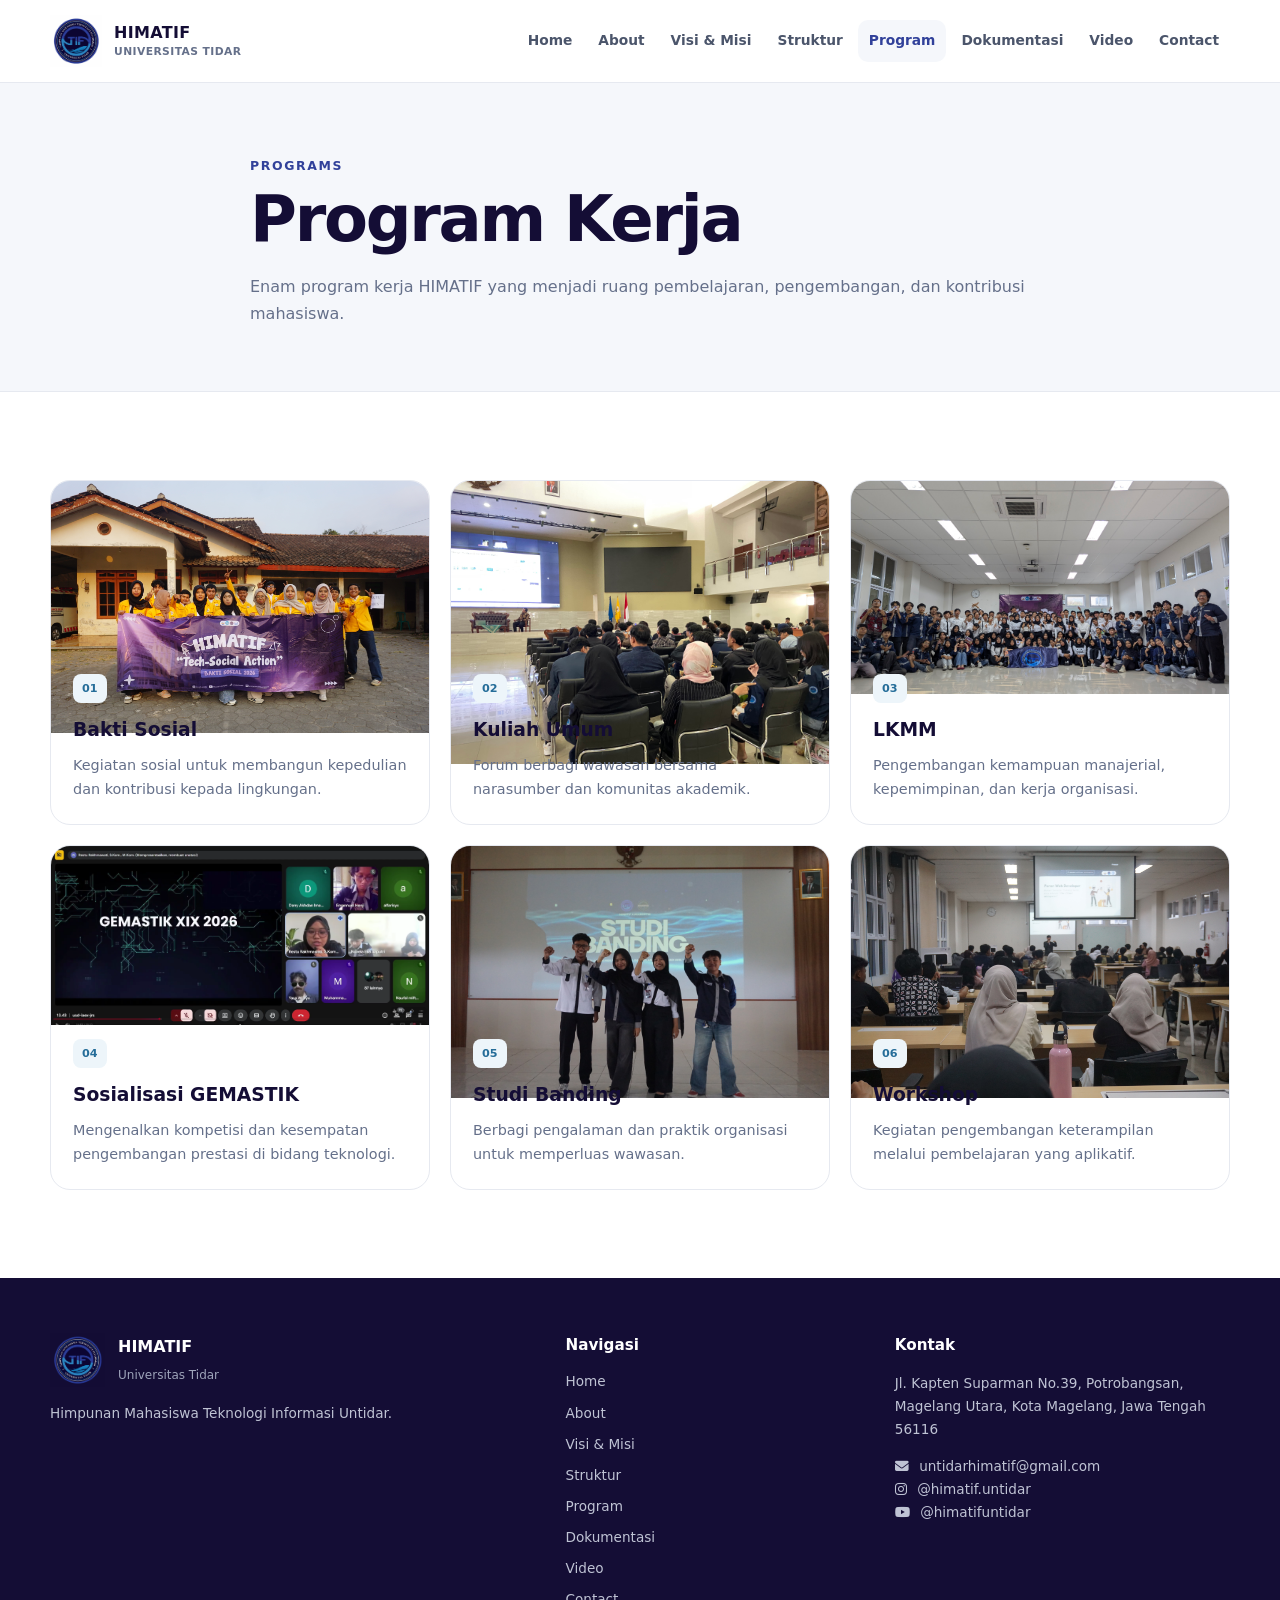
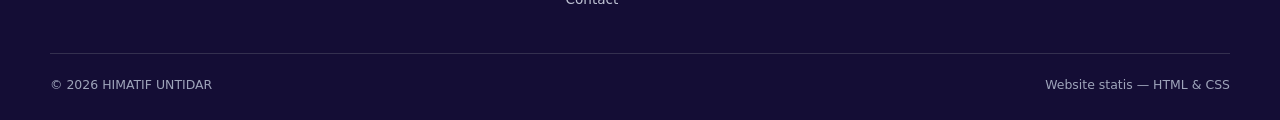
<file: program.html>
<!doctype html>
<html lang="id">
  <head>
    <meta charset="utf-8" />
    <meta name="viewport" content="width=device-width, initial-scale=1" />
    <meta name="description" content="Program Kerja HIMATIF" />
    <title>Program Kerja HIMATIF</title>
    <link
      rel="stylesheet"
      href="https://cdnjs.cloudflare.com/ajax/libs/font-awesome/6.5.1/css/all.min.css"
    />
    <link rel="stylesheet" href="assets/css/style.css" />
  </head>

  <body>
    <header class="site-header">
      <div class="container navbar">
        <a class="brand" href="index.html" aria-label="HIMATIF UNTIDAR">
          <img src="assets/img/14. LOGO HIMATIF.png" alt="Logo HIMATIF" />
          <div class="brand-title">HIMATIF<small>UNIVERSITAS TIDAR</small></div>
        </a>
        <button class="nav-toggle" type="button" aria-label="Buka navigasi">
          MENU
        </button>
        <nav class="nav" aria-label="Navigasi utama">
          <a class="" href="index.html">Home</a>
          <a class="" href="about.html">About</a>
          <a class="" href="visi-misi.html">Visi & Misi</a>
          <a class="" href="struktur.html">Struktur</a>
          <a class="active" href="program.html">Program</a>
          <a class="" href="dokumentasi.html">Dokumentasi</a>
          <a class="" href="video.html">Video</a>
          <a class="" href="contact.html">Contact</a>
        </nav>
      </div>
    </header>
    <main>
      <section class="page-hero">
        <div class="container page-title">
          <div class="kicker">Programs</div>
          <h1>Program Kerja</h1>
          <p>
            Enam program kerja HIMATIF yang menjadi ruang pembelajaran,
            pengembangan, dan kontribusi mahasiswa.
          </p>
        </div>
      </section>
      <section class="section">
        <div class="container program-grid">
          <article class="program-card">
            <div class="thumb">
              <img src="assets/img/Bakti Sosial.JPG" alt="" />
            </div>
            <div class="content">
              <span class="tag">01</span>
              <h3>Bakti Sosial</h3>
              <p>
                Kegiatan sosial untuk membangun kepedulian dan kontribusi kepada
                lingkungan.
              </p>
            </div>
          </article>
          <article class="program-card">
            <div class="thumb">
              <img src="assets/img/Kuliah_Umum.jpg" alt="" />
            </div>
            <div class="content">
              <span class="tag">02</span>
              <h3>Kuliah Umum</h3>
              <p>
                Forum berbagi wawasan bersama narasumber dan komunitas akademik.
              </p>
            </div>
          </article>
          <article class="program-card">
            <div class="thumb">
              <img src="assets/img/LKMM.jpg" alt="" />
            </div>
            <div class="content">
              <span class="tag">03</span>
              <h3>LKMM</h3>
              <p>
                Pengembangan kemampuan manajerial, kepemimpinan, dan kerja
                organisasi.
              </p>
            </div>
          </article>
          <article class="program-card">
            <div class="thumb">
              <img src="assets/img/Sosialisasi Gemastik.png" alt="" />
            </div>
            <div class="content">
              <span class="tag">04</span>
              <h3>Sosialisasi GEMASTIK</h3>
              <p>
                Mengenalkan kompetisi dan kesempatan pengembangan prestasi di
                bidang teknologi.
              </p>
            </div>
          </article>
          <article class="program-card">
            <div class="thumb">
              <img src="assets/img/Studi Banding.JPG" alt="" />
            </div>
            <div class="content">
              <span class="tag">05</span>
              <h3>Studi Banding</h3>
              <p>
                Berbagi pengalaman dan praktik organisasi untuk memperluas
                wawasan.
              </p>
            </div>
          </article>
          <article class="program-card">
            <div class="thumb">
              <img src="assets/img/Workshop.JPG" alt="" />
            </div>
            <div class="content">
              <span class="tag">06</span>
              <h3>Workshop</h3>
              <p>
                Kegiatan pengembangan keterampilan melalui pembelajaran yang
                aplikatif.
              </p>
            </div>
          </article>
        </div>
      </section>
    </main>
    <footer class="footer">
      <div class="container">
        <div class="footer-grid">
          <div>
            <div class="footer-brand">
              <img src="assets/img/14. LOGO HIMATIF.png" alt="Logo HIMATIF" />
              <div>
                <strong>HIMATIF</strong><br /><span
                  style="color: #9ea4ba; font-size: 0.75rem"
                  >Universitas Tidar</span
                >
              </div>
            </div>
            <p>Himpunan Mahasiswa Teknologi Informasi Untidar.</p>
          </div>
          <div>
            <h3>Navigasi</h3>
            <div class="footer-nav">
              <a href="index.html">Home</a><a href="about.html">About</a
              ><a href="visi-misi.html">Visi & Misi</a
              ><a href="struktur.html">Struktur</a
              ><a href="program.html">Program</a
              ><a href="dokumentasi.html">Dokumentasi</a
              ><a href="video.html">Video</a>
              <a href="contact.html">Contact</a>
            </div>
          </div>
          <div>
            <h3>Kontak</h3>
            <p>
              Jl. Kapten Suparman No.39, Potrobangsan, Magelang Utara, Kota
              Magelang, Jawa Tengah 56116
            </p>
            <p>
              <a href="mailto:untidarhimatif@gmail.com">
                <i class="fa-solid fa-envelope"></i> untidarhimatif@gmail.com
              </a>
              <br />
              <a
                href="https://instagram.com/himatif.untidar"
                target="_blank"
                rel="noopener"
              >
                <i class="fa-brands fa-instagram"></i> @himatif.untidar
              </a>
              <br />
              <a
                href="https://www.youtube.com/@himatifuntidar"
                target="_blank"
                rel="noopener"
              >
                <i class="fa-brands fa-youtube"></i> @himatifuntidar
              </a>
            </p>
          </div>
        </div>
        <div class="footer-bottom">
          <span>© 2026 HIMATIF UNTIDAR</span
          ><span>Website statis — HTML & CSS</span>
        </div>
      </div>
    </footer>
  </body>
</html>
</file>
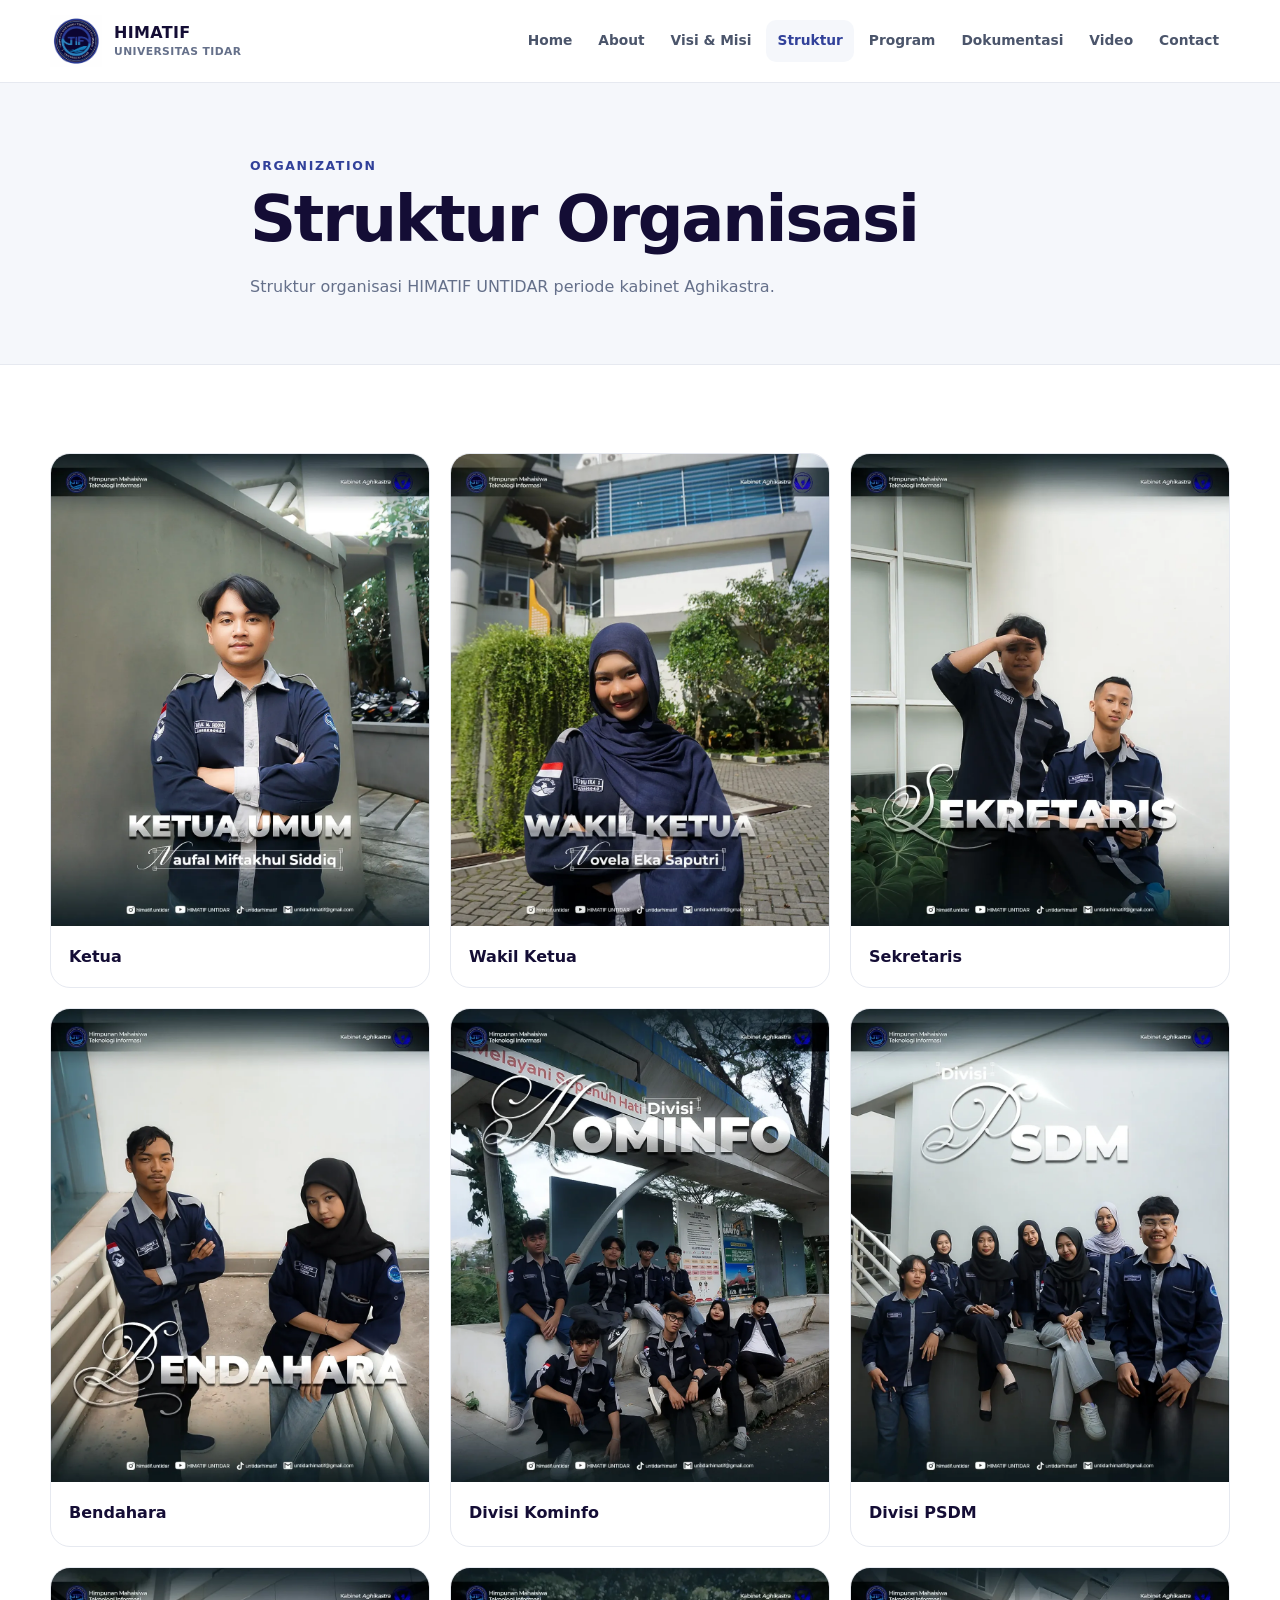
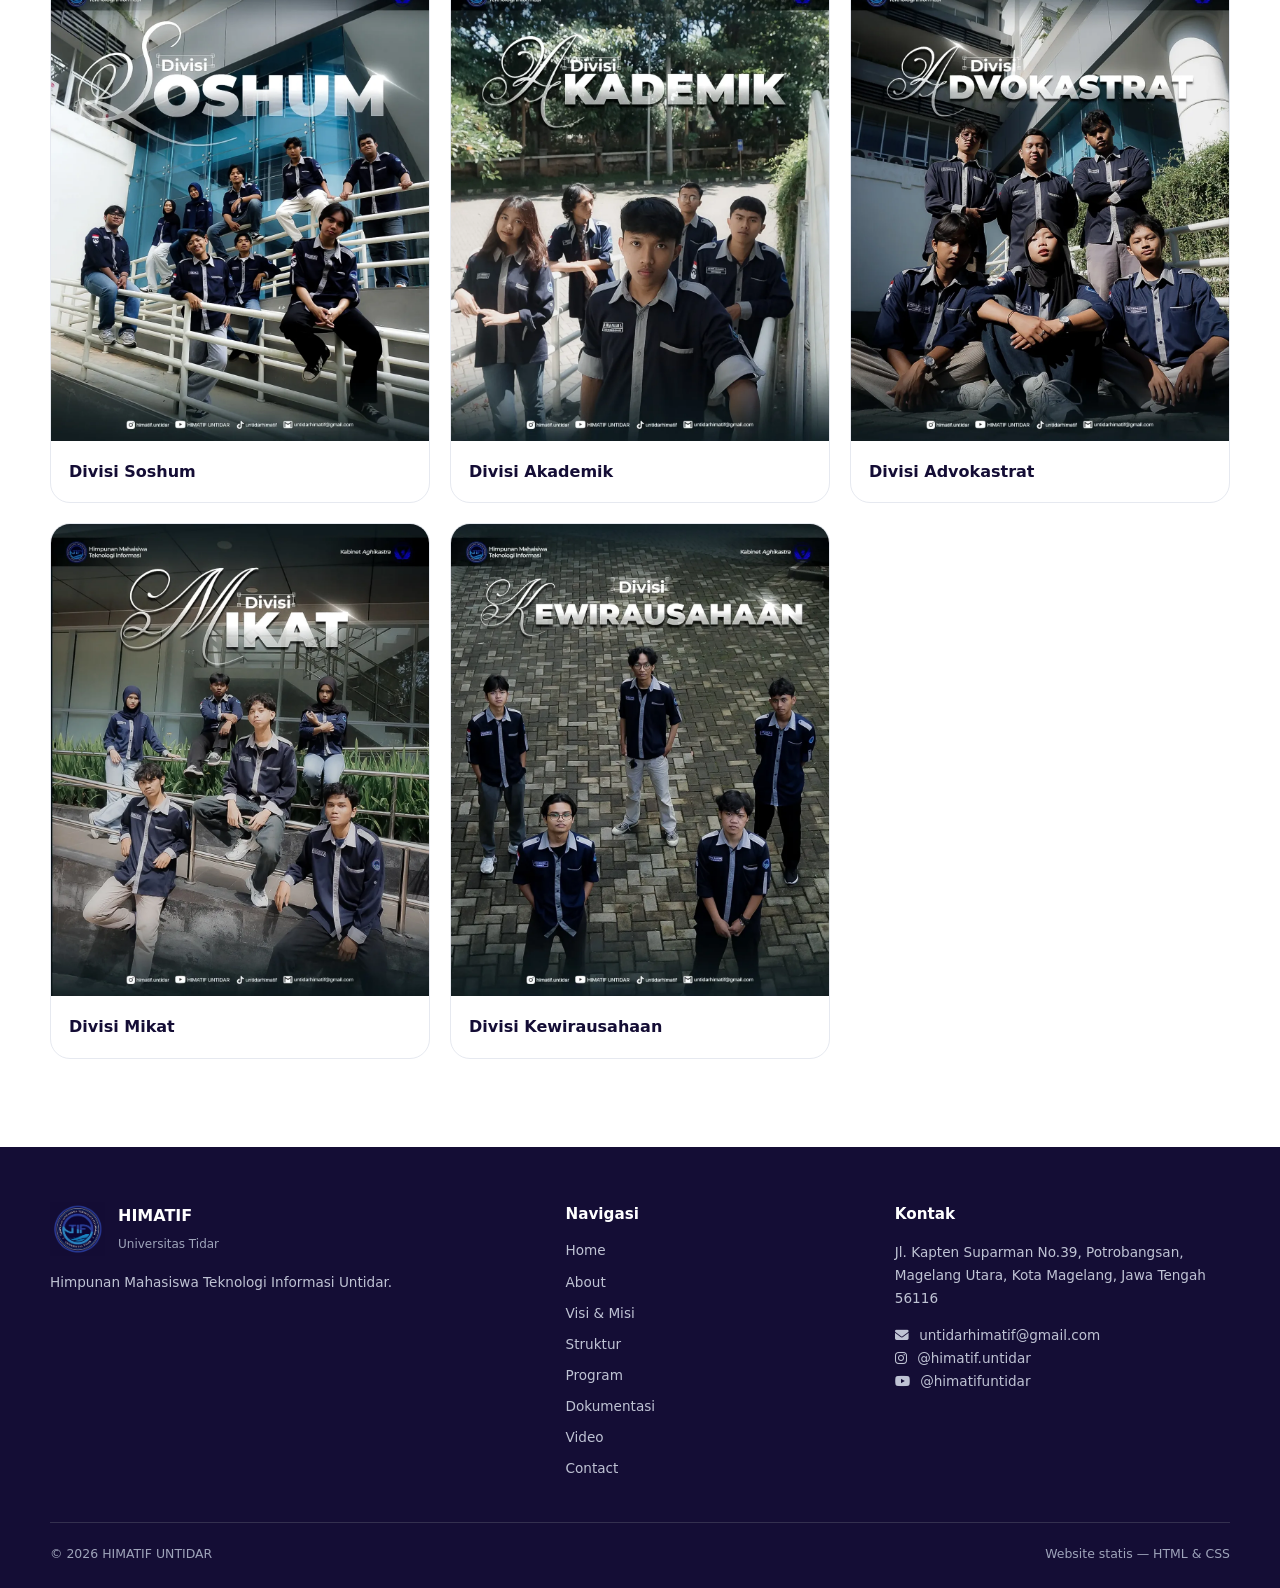
<file: struktur.html>
<!doctype html>
<html lang="id">
  <head>
    <meta charset="utf-8" />
    <meta name="viewport" content="width=device-width, initial-scale=1" />
    <meta name="description" content="Struktur Organisasi HIMATIF" />
    <title>Struktur Organisasi HIMATIF</title>
    <link
      rel="stylesheet"
      href="https://cdnjs.cloudflare.com/ajax/libs/font-awesome/6.5.1/css/all.min.css"
    />
    <link rel="stylesheet" href="assets/css/style.css" />
  </head>

  <body>
    <header class="site-header">
      <div class="container navbar">
        <a class="brand" href="index.html" aria-label="HIMATIF UNTIDAR">
          <img src="assets/img/14. LOGO HIMATIF.png" alt="Logo HIMATIF" />
          <div class="brand-title">HIMATIF<small>UNIVERSITAS TIDAR</small></div>
        </a>
        <button class="nav-toggle" type="button" aria-label="Buka navigasi">
          MENU
        </button>
        <nav class="nav" aria-label="Navigasi utama">
          <a class="" href="index.html">Home</a>
          <a class="" href="about.html">About</a>
          <a class="" href="visi-misi.html">Visi & Misi</a>
          <a class="active" href="struktur.html">Struktur</a>
          <a class="" href="program.html">Program</a>
          <a class="" href="dokumentasi.html">Dokumentasi</a>
          <a class="" href="video.html">Video</a>
          <a class="" href="contact.html">Contact</a>
        </nav>
      </div>
    </header>
    <main>
      <section class="page-hero">
        <div class="container page-title">
          <div class="kicker">Organization</div>
          <h1>Struktur Organisasi</h1>
          <p>Struktur organisasi HIMATIF UNTIDAR periode kabinet Aghikastra.</p>
        </div>
      </section>
      <section class="section">
        <div class="container">
          <div class="structure-grid">
            <article class="structure-card">
              <img src="assets/img/1. Ketua.png" alt="" />
              <div class="content">
                <h3>Ketua</h3>
              </div>
            </article>
            <article class="structure-card">
              <img src="assets/img/2. Wakil Ketua.png" alt="" />
              <div class="content">
                <h3>Wakil Ketua</h3>
              </div>
            </article>
            <article class="structure-card">
              <img src="assets/img/4. Sekertaris.png" alt="" />
              <div class="content">
                <h3>Sekretaris</h3>
              </div>
            </article>
            <article class="structure-card">
              <img src="assets/img/3. Bendahara.png" alt="" />
              <div class="content">
                <h3>Bendahara</h3>
              </div>
            </article>
            <article class="structure-card">
              <img src="assets/img/5. Divisi Kominfo.png" alt="" />
              <div class="content">
                <h3>Divisi Kominfo</h3>
                <p></p>
              </div>
            </article>
            <article class="structure-card">
              <img src="assets/img/6. Divisi PSDM.png" alt="" />
              <div class="content">
                <h3>Divisi PSDM</h3>
              </div>
            </article>
            <article class="structure-card">
              <img src="assets/img/7. Divisi Soshum.png" alt="" />
              <div class="content">
                <h3>Divisi Soshum</h3>
              </div>
            </article>
            <article class="structure-card">
              <img src="assets/img/8. Divisi Akademik.png" alt="" />
              <div class="content">
                <h3>Divisi Akademik</h3>
              </div>
            </article>
            <article class="structure-card">
              <img src="assets/img/9. Divisi Advokastrat.png" alt="" />
              <div class="content">
                <h3>Divisi Advokastrat</h3>
              </div>
            </article>
            <article class="structure-card">
              <img src="assets/img/10. Divisi Mikat.png" alt="" />
              <div class="content">
                <h3>Divisi Mikat</h3>
              </div>
            </article>
            <article class="structure-card">
              <img src="assets/img/11. Divisi Kewirausahaan.png" alt="" />
              <div class="content">
                <h3>Divisi Kewirausahaan</h3>
              </div>
            </article>
          </div>
        </div>
      </section>
    </main>
    <footer class="footer">
      <div class="container">
        <div class="footer-grid">
          <div>
            <div class="footer-brand">
              <img src="assets/img/14. LOGO HIMATIF.png" alt="Logo HIMATIF" />
              <div>
                <strong>HIMATIF</strong><br /><span
                  style="color: #9ea4ba; font-size: 0.75rem"
                  >Universitas Tidar</span
                >
              </div>
            </div>
            <p>Himpunan Mahasiswa Teknologi Informasi Untidar.</p>
          </div>
          <div>
            <h3>Navigasi</h3>
            <div class="footer-nav">
              <a href="index.html">Home</a><a href="about.html">About</a
              ><a href="visi-misi.html">Visi & Misi</a
              ><a href="struktur.html">Struktur</a
              ><a href="program.html">Program</a
              ><a href="dokumentasi.html">Dokumentasi</a
              ><a href="video.html">Video</a>
              <a href="contact.html">Contact</a>
            </div>
          </div>
          <div>
            <h3>Kontak</h3>
            <p>
              Jl. Kapten Suparman No.39, Potrobangsan, Magelang Utara, Kota
              Magelang, Jawa Tengah 56116
            </p>
            <p>
              <a href="mailto:untidarhimatif@gmail.com">
                <i class="fa-solid fa-envelope"></i> untidarhimatif@gmail.com
              </a>
              <br />
              <a
                href="https://instagram.com/himatif.untidar"
                target="_blank"
                rel="noopener"
              >
                <i class="fa-brands fa-instagram"></i> @himatif.untidar
              </a>
              <br />
              <a
                href="https://www.youtube.com/@himatifuntidar"
                target="_blank"
                rel="noopener"
              >
                <i class="fa-brands fa-youtube"></i> @himatifuntidar
              </a>
            </p>
          </div>
        </div>
        <div class="footer-bottom">
          <span>© 2026 HIMATIF UNTIDAR</span
          ><span>Website statis — HTML & CSS</span>
        </div>
      </div>
    </footer>
  </body>
</html>
</file>
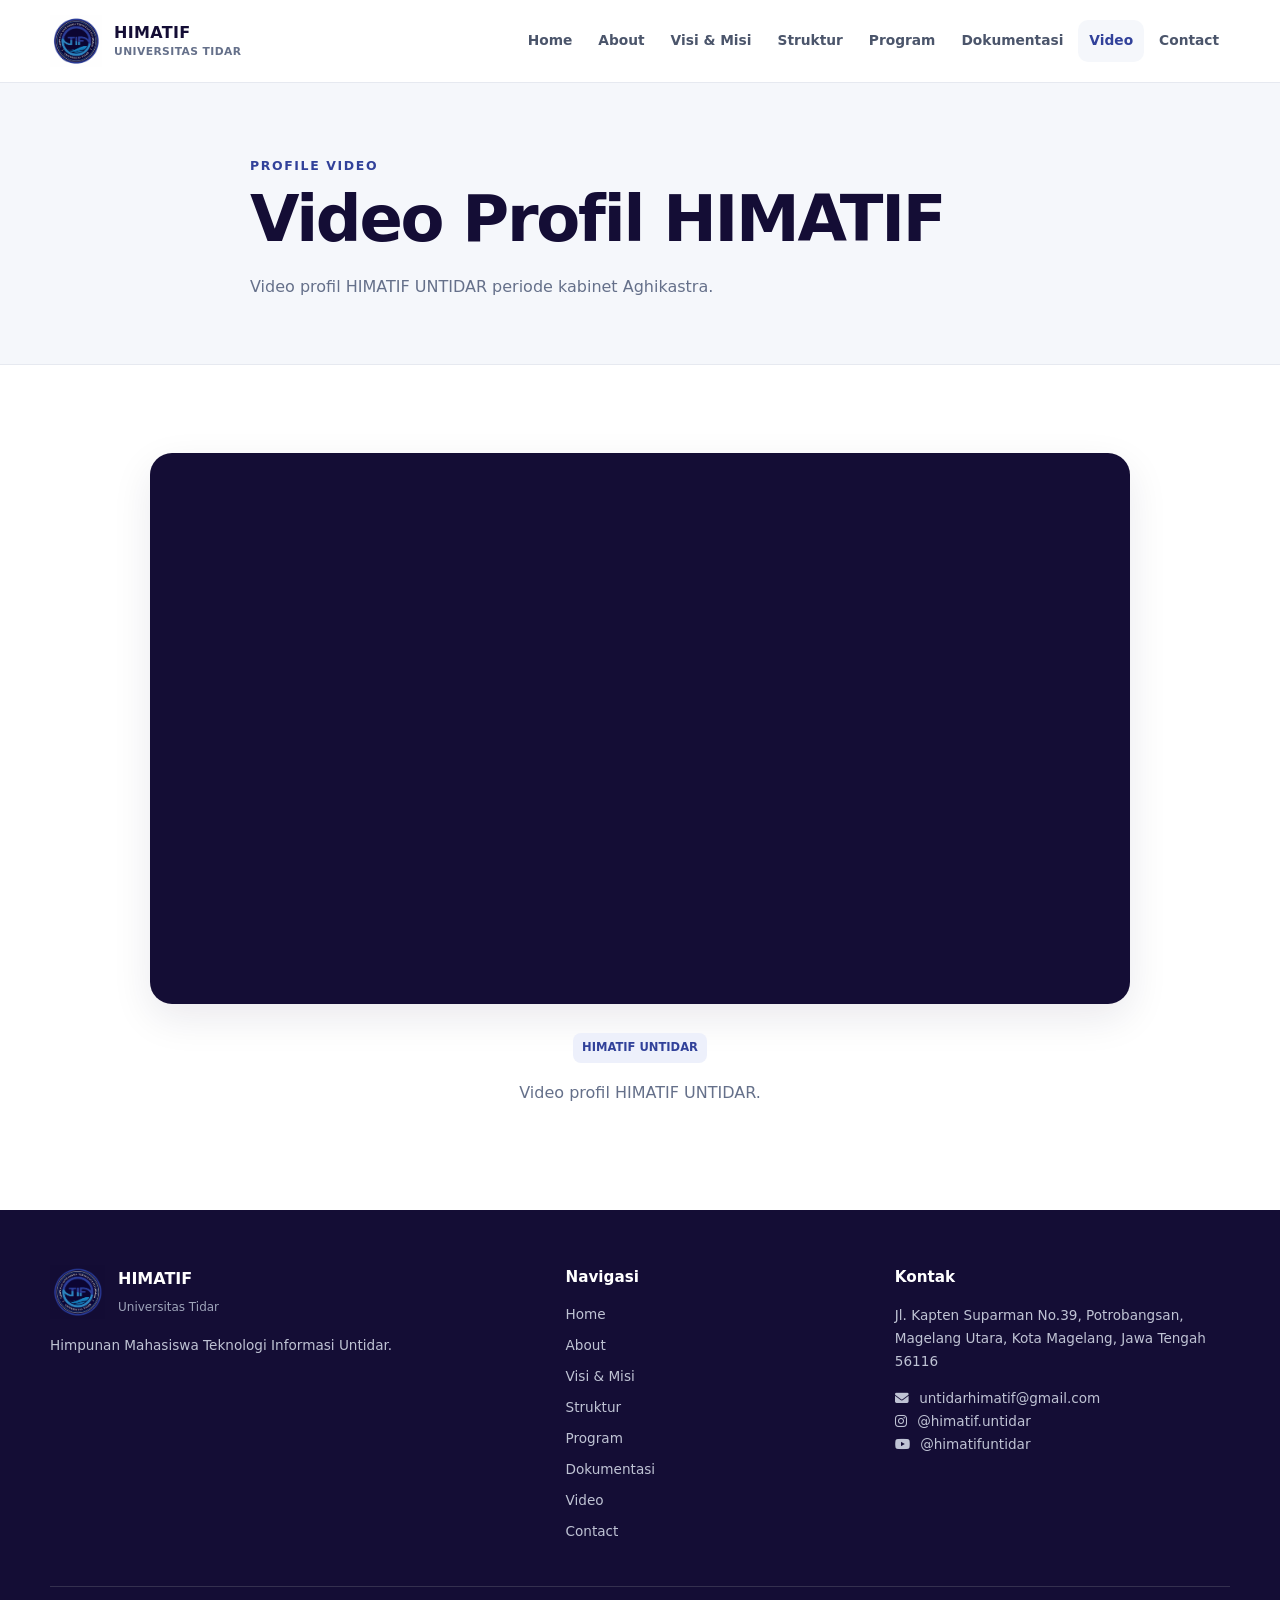
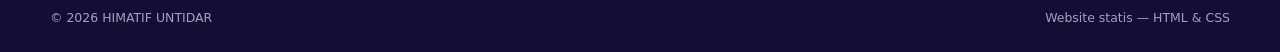
<file: video.html>
<!doctype html>
<html lang="id">
  <head>
    <meta charset="utf-8" />
    <meta name="viewport" content="width=device-width, initial-scale=1" />
    <meta name="description" content="Video Profil HIMATIF" />
    <title>Video Profil HIMATIF</title>
    <link
      rel="stylesheet"
      href="https://cdnjs.cloudflare.com/ajax/libs/font-awesome/6.5.1/css/all.min.css"
    />
    <link rel="stylesheet" href="assets/css/style.css" />
  </head>

  <body>
    <header class="site-header">
      <div class="container navbar">
        <a class="brand" href="index.html" aria-label="HIMATIF UNTIDAR">
          <img src="assets/img/14. LOGO HIMATIF.png" alt="Logo HIMATIF" />
          <div class="brand-title">HIMATIF<small>UNIVERSITAS TIDAR</small></div>
        </a>
        <button class="nav-toggle" type="button" aria-label="Buka navigasi">
          MENU
        </button>
        <nav class="nav" aria-label="Navigasi utama">
          <a class="" href="index.html">Home</a>
          <a class="" href="about.html">About</a>
          <a class="" href="visi-misi.html">Visi & Misi</a>
          <a class="" href="struktur.html">Struktur</a>
          <a class="" href="program.html">Program</a>
          <a class="" href="dokumentasi.html">Dokumentasi</a>
          <a class="active" href="video.html">Video</a>
          <a class="" href="contact.html">Contact</a>
        </nav>
      </div>
    </header>
    <main>
      <section class="page-hero">
        <div class="container page-title">
          <div class="kicker">Profile Video</div>
          <h1>Video Profil HIMATIF</h1>
          <p>Video profil HIMATIF UNTIDAR periode kabinet Aghikastra.</p>
        </div>
      </section>
      <section class="section">
        <div class="container">
          <div class="video-wrap">
            <iframe
              src="https://www.youtube.com/embed/tk6v4YH3vF4"
              title="Video Profil HIMATIF UNTIDAR"
              allowfullscreen
            ></iframe>
          </div>
          <div
            style="max-width: 850px; margin: 28px auto 0; text-align: center"
          >
            <span class="badge">HIMATIF UNTIDAR</span>
            <p style="color: var(--muted)">Video profil HIMATIF UNTIDAR.</p>
          </div>
        </div>
      </section>
    </main>
    <footer class="footer">
      <div class="container">
        <div class="footer-grid">
          <div>
            <div class="footer-brand">
              <img src="assets/img/14. LOGO HIMATIF.png" alt="Logo HIMATIF" />
              <div>
                <strong>HIMATIF</strong><br /><span
                  style="color: #9ea4ba; font-size: 0.75rem"
                  >Universitas Tidar</span
                >
              </div>
            </div>
            <p>Himpunan Mahasiswa Teknologi Informasi Untidar.</p>
          </div>
          <div>
            <h3>Navigasi</h3>
            <div class="footer-nav">
              <a href="index.html">Home</a><a href="about.html">About</a
              ><a href="visi-misi.html">Visi & Misi</a
              ><a href="struktur.html">Struktur</a
              ><a href="program.html">Program</a
              ><a href="dokumentasi.html">Dokumentasi</a
              ><a href="video.html">Video</a>
              <a href="contact.html">Contact</a>
            </div>
          </div>
          <div>
            <h3>Kontak</h3>
            <p>
              Jl. Kapten Suparman No.39, Potrobangsan, Magelang Utara, Kota
              Magelang, Jawa Tengah 56116
            </p>
            <p>
              <a href="mailto:untidarhimatif@gmail.com">
                <i class="fa-solid fa-envelope"></i> untidarhimatif@gmail.com
              </a>
              <br />
              <a
                href="https://instagram.com/himatif.untidar"
                target="_blank"
                rel="noopener"
              >
                <i class="fa-brands fa-instagram"></i> @himatif.untidar
              </a>
              <br />
              <a
                href="https://www.youtube.com/@himatifuntidar"
                target="_blank"
                rel="noopener"
              >
                <i class="fa-brands fa-youtube"></i> @himatifuntidar
              </a>
            </p>
          </div>
        </div>
        <div class="footer-bottom">
          <span>© 2026 HIMATIF UNTIDAR</span
          ><span>Website statis — HTML & CSS</span>
        </div>
      </div>
    </footer>
  </body>
</html>
</file>
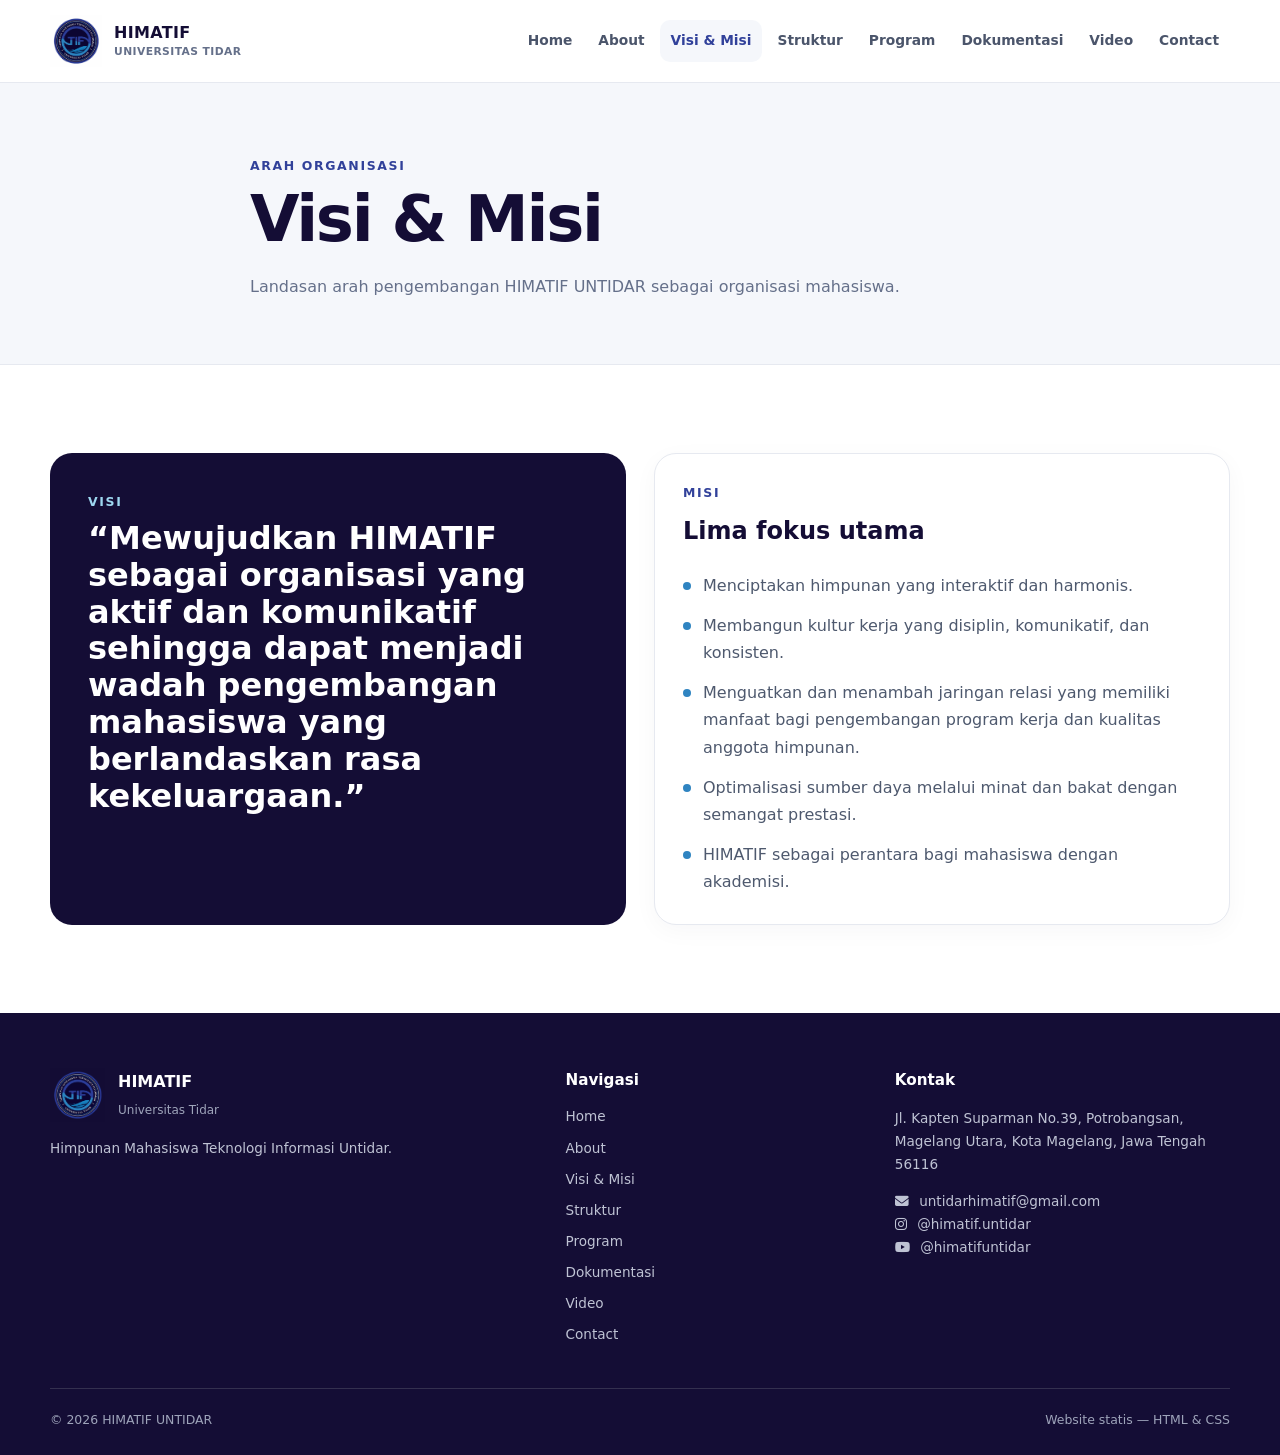
<file: visi-misi.html>
<!doctype html>
<html lang="id">
  <head>
    <meta charset="utf-8" />
    <meta name="viewport" content="width=device-width, initial-scale=1" />
    <meta name="description" content="Visi & Misi HIMATIF" />
    <title>Visi & Misi HIMATIF</title>
    <link
      rel="stylesheet"
      href="https://cdnjs.cloudflare.com/ajax/libs/font-awesome/6.5.1/css/all.min.css"
    />
    <link rel="stylesheet" href="assets/css/style.css" />
  </head>

  <body>
    <header class="site-header">
      <div class="container navbar">
        <a class="brand" href="index.html" aria-label="HIMATIF UNTIDAR">
          <img src="assets/img/14. LOGO HIMATIF.png" alt="Logo HIMATIF" />
          <div class="brand-title">HIMATIF<small>UNIVERSITAS TIDAR</small></div>
        </a>
        <button class="nav-toggle" type="button" aria-label="Buka navigasi">
          MENU
        </button>
        <nav class="nav" aria-label="Navigasi utama">
          <a class="" href="index.html">Home</a>
          <a class="" href="about.html">About</a>
          <a class="active" href="visi-misi.html">Visi & Misi</a>
          <a class="" href="struktur.html">Struktur</a>
          <a class="" href="program.html">Program</a>
          <a class="" href="dokumentasi.html">Dokumentasi</a>
          <a class="" href="video.html">Video</a>
          <a class="" href="contact.html">Contact</a>
        </nav>
      </div>
    </header>
    <main>
      <section class="page-hero">
        <div class="container page-title">
          <div class="kicker">Arah Organisasi</div>
          <h1>Visi & Misi</h1>
          <p>
            Landasan arah pengembangan HIMATIF UNTIDAR sebagai organisasi
            mahasiswa.
          </p>
        </div>
      </section>
      <section class="section">
        <div class="container split">
          <div class="info-panel">
            <div class="kicker" style="color: #9ed7f0">Visi</div>
            <h2>
              “Mewujudkan HIMATIF sebagai organisasi yang aktif dan komunikatif
              sehingga dapat menjadi wadah pengembangan mahasiswa yang
              berlandaskan rasa kekeluargaan.”
            </h2>
          </div>
          <div class="card">
            <div class="kicker">Misi</div>
            <h2 style="color: var(--navy); margin-top: 0">Lima fokus utama</h2>
            <ol class="list" style="counter-reset: item">
              <li>Menciptakan himpunan yang interaktif dan harmonis.</li>
              <li>
                Membangun kultur kerja yang disiplin, komunikatif, dan
                konsisten.
              </li>
              <li>
                Menguatkan dan menambah jaringan relasi yang memiliki manfaat
                bagi pengembangan program kerja dan kualitas anggota himpunan.
              </li>
              <li>
                Optimalisasi sumber daya melalui minat dan bakat dengan semangat
                prestasi.
              </li>
              <li>
                HIMATIF sebagai perantara bagi mahasiswa dengan akademisi.
              </li>
            </ol>
          </div>
        </div>
      </section>
    </main>
    <footer class="footer">
      <div class="container">
        <div class="footer-grid">
          <div>
            <div class="footer-brand">
              <img src="assets/img/14. LOGO HIMATIF.png" alt="Logo HIMATIF" />
              <div>
                <strong>HIMATIF</strong><br /><span
                  style="color: #9ea4ba; font-size: 0.75rem"
                  >Universitas Tidar</span
                >
              </div>
            </div>
            <p>Himpunan Mahasiswa Teknologi Informasi Untidar.</p>
          </div>
          <div>
            <h3>Navigasi</h3>
            <div class="footer-nav">
              <a href="index.html">Home</a><a href="about.html">About</a
              ><a href="visi-misi.html">Visi & Misi</a
              ><a href="struktur.html">Struktur</a
              ><a href="program.html">Program</a
              ><a href="dokumentasi.html">Dokumentasi</a
              ><a href="video.html">Video</a>
              <a href="contact.html">Contact</a>
            </div>
          </div>
          <div>
            <h3>Kontak</h3>
            <p>
              Jl. Kapten Suparman No.39, Potrobangsan, Magelang Utara, Kota
              Magelang, Jawa Tengah 56116
            </p>
            <p>
              <a href="mailto:untidarhimatif@gmail.com">
                <i class="fa-solid fa-envelope"></i> untidarhimatif@gmail.com
              </a>
              <br />
              <a
                href="https://instagram.com/himatif.untidar"
                target="_blank"
                rel="noopener"
              >
                <i class="fa-brands fa-instagram"></i> @himatif.untidar
              </a>
              <br />
              <a
                href="https://www.youtube.com/@himatifuntidar"
                target="_blank"
                rel="noopener"
              >
                <i class="fa-brands fa-youtube"></i> @himatifuntidar
              </a>
            </p>
          </div>
        </div>
        <div class="footer-bottom">
          <span>© 2026 HIMATIF UNTIDAR</span
          ><span>Website statis — HTML & CSS</span>
        </div>
      </div>
    </footer>
  </body>
</html>
</file>
<file: assets/css/style.css>
:root {
  --navy: #140d35;
  --navy-2: #1b1545;
  --sapphire: #31419a;
  --magenta-blue: #5a52b3;
  --bright-blue: #2f84c1;
  --white: #ffffff;
  --ink: #172033;
  --muted: #65708a;
  --line: #e6e9f0;
  --soft: #f5f7fb;
  --radius: 22px;
  --shadow: 0 14px 40px rgba(20, 13, 53, 0.09);
  --max: 1180px;
}

* {
  box-sizing: border-box;
}

html {
  scroll-behavior: smooth;
}

body {
  margin: 0;
  font-family:
    Inter,
    ui-sans-serif,
    system-ui,
    -apple-system,
    BlinkMacSystemFont,
    "Segoe UI",
    sans-serif;
  color: var(--ink);
  background: var(--white);
  line-height: 1.7;
}

img {
  max-width: 100%;
  display: block;
}

a {
  color: inherit;
  text-decoration: none;
}

p a i {
  margin-right: 6px;
}

.container {
  width: min(var(--max), calc(100% - 40px));
  margin: auto;
}

.site-header {
  position: sticky;
  top: 0;
  z-index: 20;
  background: rgba(255, 255, 255, 0.97);
  border-bottom: 1px solid var(--line);
}

.navbar {
  min-height: 82px;
  display: flex;
  align-items: center;
  justify-content: space-between;
  gap: 24px;
}

.brand {
  display: flex;
  align-items: center;
  gap: 12px;
  min-width: max-content;
}

.brand img {
  width: 52px;
  height: 52px;
  object-fit: contain;
}

.brand-title {
  font-weight: 800;
  letter-spacing: 0.02em;
  color: var(--navy);
  line-height: 1.15;
}

.brand-title small {
  display: block;
  font-size: 0.67rem;
  font-weight: 600;
  color: var(--muted);
  margin-top: 3px;
  letter-spacing: 0.04em;
}

.nav {
  display: flex;
  align-items: center;
  gap: 4px;
  flex-wrap: wrap;
  justify-content: flex-end;
}

.nav a {
  padding: 9px 11px;
  border-radius: 10px;
  font-size: 0.86rem;
  font-weight: 650;
  color: #4b556b;
}

.nav a:hover,
.nav a.active {
  background: var(--soft);
  color: var(--sapphire);
}

.nav-toggle {
  display: none;
}

.hero {
  background: var(--navy);
  color: var(--white);
  padding: 92px 0 86px;
  overflow: hidden;
}

.hero-grid {
  display: grid;
  grid-template-columns: 1.15fr 0.85fr;
  align-items: center;
  gap: 70px;
}

.eyebrow {
  display: inline-flex;
  align-items: center;
  gap: 9px;
  font-size: 0.78rem;
  font-weight: 800;
  letter-spacing: 0.16em;
  text-transform: uppercase;
  color: #b9dff4;
  margin-bottom: 18px;
}

.eyebrow::before {
  content: "";
  width: 28px;
  height: 2px;
  background: var(--bright-blue);
}

.hero h1 {
  font-size: clamp(2.7rem, 6vw, 5.4rem);
  line-height: 0.98;
  margin: 0 0 22px;
  letter-spacing: -0.055em;
}

.hero h1 span {
  color: #8fd0ef;
}

.hero p {
  max-width: 650px;
  color: #d8dced;
  font-size: 1.03rem;
  margin: 0 0 30px;
}

.hero-actions {
  display: flex;
  gap: 12px;
  flex-wrap: wrap;
}

.btn {
  display: inline-flex;
  align-items: center;
  justify-content: center;
  gap: 8px;
  min-height: 46px;
  padding: 0 18px;
  border-radius: 12px;
  border: 1px solid transparent;
  font-weight: 750;
  font-size: 0.9rem;
  cursor: pointer;
}

.btn-primary {
  background: var(--bright-blue);
  color: #fff;
}

.btn-primary:hover {
  background: #2777ad;
}

.btn-light {
  background: #fff;
  color: var(--navy);
}

.btn-outline {
  border-color: #cfd5e3;
  color: var(--navy);
  background: #fff;
}

.btn-outline-light {
  border-color: #4b5370;
  color: #fff;
  background: transparent;
}

.hero-logo {
  display: flex;
  justify-content: center;
  align-items: center;
  min-height: 360px;
}

.hero-logo img {
  width: min(390px, 80%);
  filter: drop-shadow(0 18px 30px rgba(0, 0, 0, 0.25));
}

.section {
  padding: 88px 0;
}

.section-sm {
  padding: 60px 0;
}

.section-alt {
  background: var(--soft);
}

.section-head {
  display: flex;
  align-items: end;
  justify-content: space-between;
  gap: 30px;
  margin-bottom: 38px;
}

.section-head h2,
.page-title h1 {
  margin: 0;
  color: var(--navy);
  letter-spacing: -0.035em;
  line-height: 1.1;
}

.section-head h2 {
  font-size: clamp(1.8rem, 4vw, 2.7rem);
}

.section-head p {
  max-width: 560px;
  color: var(--muted);
  margin: 0;
}

.kicker {
  color: var(--sapphire);
  font-weight: 800;
  font-size: 0.78rem;
  text-transform: uppercase;
  letter-spacing: 0.13em;
  margin-bottom: 8px;
}

.page-hero {
  padding: 72px 0 64px;
  background: var(--soft);
  border-bottom: 1px solid var(--line);
}

.page-title {
  max-width: 780px;
}

.page-title h1 {
  font-size: clamp(2.4rem, 5vw, 4rem);
}

.page-title p {
  color: var(--muted);
  font-size: 1rem;
  margin: 18px 0 0;
}

.cards {
  display: grid;
  grid-template-columns: repeat(3, 1fr);
  gap: 20px;
}

.card {
  border: 1px solid var(--line);
  border-radius: var(--radius);
  background: #fff;
  padding: 28px;
  box-shadow: 0 6px 25px rgba(20, 13, 53, 0.035);
}

.card h3 {
  margin: 0 0 8px;
  color: var(--navy);
  font-size: 1.12rem;
}

.card p {
  margin: 0;
  color: var(--muted);
  font-size: 0.94rem;
}

.number-card {
  position: relative;
  overflow: hidden;
}

.number-card .num {
  font-size: 3rem;
  line-height: 1;
  font-weight: 900;
  color: #e7eaf4;
  margin-bottom: 18px;
}

.number-card strong {
  display: block;
  font-size: 1.15rem;
  color: var(--navy);
  margin-bottom: 7px;
}

.icon-box {
  width: 46px;
  height: 46px;
  border-radius: 13px;
  display: grid;
  place-items: center;
  background: var(--soft);
  color: var(--sapphire);
  font-weight: 900;
  margin-bottom: 18px;
}

.split {
  display: grid;
  grid-template-columns: 1fr 1fr;
  gap: 28px;
  align-items: stretch;
}

.info-panel {
  background: var(--navy);
  color: #fff;
  border-radius: var(--radius);
  padding: 38px;
}

.info-panel h2 {
  margin: 0 0 14px;
  font-size: 2rem;
  line-height: 1.15;
}

.info-panel p {
  color: #d6d8e7;
}

.quote {
  border-left: 4px solid var(--bright-blue);
  padding: 18px 20px;
  background: var(--soft);
  border-radius: 0 14px 14px 0;
  color: var(--navy);
  font-size: 1.12rem;
  font-weight: 650;
}

.list {
  margin: 0;
  padding: 0;
  list-style: none;
  display: grid;
  gap: 13px;
}

.list li {
  display: flex;
  gap: 12px;
  align-items: flex-start;
  color: #4e596e;
}

.list li::before {
  content: "";
  width: 8px;
  height: 8px;
  border-radius: 50%;
  background: var(--bright-blue);
  margin-top: 0.62em;
  flex: 0 0 auto;
}

.logo-showcase {
  display: grid;
  grid-template-columns: 360px 1fr;
  gap: 44px;
  align-items: center;
  border: 1px solid var(--line);
  padding: 38px;
  border-radius: var(--radius);
}

.logo-showcase .logo-wrap {
  background: var(--navy);
  border-radius: 18px;
  padding: 24px;
  display: grid;
  place-items: center;
}

.logo-showcase img {
  width: 100%;
  max-width: 300px;
}

.color-grid {
  display: grid;
  grid-template-columns: repeat(4, 1fr);
  gap: 14px;
  margin-top: 24px;
}

.color-swatch {
  border: 1px solid var(--line);
  border-radius: 15px;
  overflow: hidden;
  background: #fff;
}

.swatch {
  height: 75px;
}

.swatch-info {
  padding: 12px 14px;
}

.swatch-info strong {
  display: block;
  color: var(--navy);
  font-size: 0.85rem;
}

.swatch-info span {
  font-size: 0.76rem;
  color: var(--muted);
}

.structure-grid {
  display: grid;
  grid-template-columns: repeat(3, 1fr);
  gap: 20px;
}

.structure-card {
  border: 1px solid var(--line);
  border-radius: 20px;
  overflow: hidden;
  background: #fff;
}

.structure-card img {
  width: 100%;
  aspect-ratio: 1080/1350;
  object-fit: cover;
  background: var(--soft);
}

.placeholder {
  aspect-ratio: 1080/1350;
  background: var(--soft);
  display: grid;
  place-items: center;
  padding: 25px;
  text-align: center;
  color: var(--muted);
  font-size: 0.88rem;
}

.structure-card .content {
  padding: 17px 18px;
}

.structure-card h3 {
  margin: 0;
  color: var(--navy);
  font-size: 1rem;
}

.structure-card p {
  margin: 3px 0 0;
  color: var(--muted);
  font-size: 0.8rem;
}

.program-grid {
  display: grid;
  grid-template-columns: repeat(3, 1fr);
  gap: 20px;
}

.program-card {
  border: 1px solid var(--line);
  border-radius: 20px;
  overflow: hidden;
  background: #fff;
}

.program-card .thumb {
  height: 170px;
  background: var(--soft);
  display: grid;
  place-items: center;
  color: #9aa3b6;
  font-size: 0.78rem;
}

.program-card .content {
  padding: 22px;
}

.program-card .tag {
  display: inline-block;
  background: #edf5fa;
  color: #256d99;
  padding: 5px 9px;
  border-radius: 8px;
  font-size: 0.7rem;
  font-weight: 800;
  margin-bottom: 11px;
}

.program-card h3 {
  margin: 0 0 7px;
  color: var(--navy);
}

.program-card p {
  margin: 0;
  color: var(--muted);
  font-size: 0.9rem;
}

.gallery {
  columns: 3 280px;
  column-gap: 20px;
}

.gallery-item {
  break-inside: avoid;
  margin: 0 0 20px;
  border: 1px solid var(--line);
  border-radius: 18px;
  overflow: hidden;
  background: #fff;
}

.gallery-placeholder {
  height: 240px;
  background: var(--soft);
  display: grid;
  place-items: center;
  color: #9aa3b6;
  padding: 20px;
  text-align: center;
}

.gallery-caption {
  padding: 15px 17px;
}

.gallery-caption strong {
  display: block;
  color: var(--navy);
}

.gallery-caption span {
  font-size: 0.78rem;
  color: var(--muted);
}

.video-wrap {
  max-width: 980px;
  margin: auto;
  border-radius: 22px;
  overflow: hidden;
  background: var(--navy);
  aspect-ratio: 16/9;
  box-shadow: var(--shadow);
}

.video-wrap iframe {
  width: 100%;
  height: 100%;
  border: 0;
}

.contact-grid {
  display: grid;
  grid-template-columns: 1fr 1fr;
  gap: 20px;
}

.contact-item {
  border: 1px solid var(--line);
  border-radius: 18px;
  padding: 22px;
  background: #fff;
}

.contact-item small {
  display: block;
  text-transform: uppercase;
  letter-spacing: 0.12em;
  font-weight: 800;
  color: var(--sapphire);
  font-size: 0.68rem;
  margin-bottom: 5px;
}

.contact-item strong {
  display: block;
  color: var(--navy);
}

.contact-item p {
  margin: 4px 0 0;
  color: var(--muted);
  font-size: 0.9rem;
}

.footer {
  background: var(--navy);
  color: #fff;
  padding: 55px 0 24px;
}

.footer-grid {
  display: grid;
  grid-template-columns: 1.25fr 0.75fr 0.9fr;
  gap: 50px;
  padding-bottom: 42px;
}

.footer-brand {
  display: flex;
  gap: 13px;
  align-items: center;
  margin-bottom: 14px;
}

.footer-brand img {
  width: 55px;
  height: 55px;
  object-fit: contain;
}

.footer h3 {
  margin: 0 0 12px;
  font-size: 0.95rem;
}

.footer p,
.footer a {
  color: #bfc3d4;
  font-size: 0.85rem;
}

.footer-nav {
  display: grid;
  gap: 8px;
}

.footer-nav a:hover {
  color: #fff;
}

.footer-bottom {
  border-top: 1px solid #34304f;
  padding-top: 20px;
  color: #9ea4ba;
  font-size: 0.78rem;
  display: flex;
  justify-content: space-between;
  gap: 20px;
  flex-wrap: wrap;
}

.caption-note {
  color: var(--muted);
  font-size: 0.82rem;
  margin-top: 15px;
}

.cta {
  background: var(--sapphire);
  color: #fff;
  border-radius: var(--radius);
  padding: 38px;
  display: flex;
  justify-content: space-between;
  align-items: center;
  gap: 25px;
}

.cta h2 {
  margin: 0;
  font-size: 1.8rem;
}

.cta p {
  margin: 7px 0 0;
  color: #dce0f2;
}

.badge {
  display: inline-block;
  padding: 5px 9px;
  background: #edf0fb;
  color: var(--sapphire);
  border-radius: 8px;
  font-size: 0.72rem;
  font-weight: 800;
}

@media (max-width: 980px) {
  .nav {
    display: grid;
    grid-template-columns: repeat(4, auto);
    position: absolute;
    left: 20px;
    right: 20px;
    top: 74px;
    background: #fff;
    padding: 12px;
    border: 1px solid var(--line);
    border-radius: 15px;
    box-shadow: var(--shadow);
    opacity: 0;
    visibility: hidden;
    transform: translateY(-8px);
    transition: 0.2s;
  }
  .nav-toggle {
    display: inline-flex;
    border: 1px solid var(--line);
    background: #fff;
    color: var(--navy);
    border-radius: 10px;
    padding: 9px 12px;
    font-weight: 800;
  }
  .nav-toggle:focus + .nav {
    opacity: 1;
    visibility: visible;
    transform: none;
  }
  .hero-grid,
  .split,
  .logo-showcase {
    grid-template-columns: 1fr;
  }
  .hero-logo {
    min-height: 260px;
  }
  .cards,
  .program-grid,
  .structure-grid {
    grid-template-columns: repeat(2, 1fr);
  }
  .footer-grid {
    grid-template-columns: 1fr 1fr;
  }
}

@media (max-width: 640px) {
  .container {
    width: min(var(--max), calc(100% - 28px));
  }
  .navbar {
    min-height: 72px;
  }
  .brand img {
    width: 45px;
    height: 45px;
  }
  .brand-title {
    font-size: 0.9rem;
  }
  .brand-title small {
    font-size: 0.58rem;
  }
  .nav {
    left: 14px;
    right: 14px;
    grid-template-columns: repeat(2, 1fr);
    top: 66px;
  }
  .nav a {
    text-align: center;
  }
  .hero {
    padding: 65px 0;
  }
  .section {
    padding: 65px 0;
  }
  .section-head {
    display: block;
  }
  .section-head p {
    margin-top: 12px;
  }
  .cards,
  .program-grid,
  .structure-grid,
  .contact-grid,
  .footer-grid,
  .color-grid {
    grid-template-columns: 1fr;
  }
  .logo-showcase {
    padding: 22px;
  }
  .info-panel {
    padding: 28px;
  }
  .cta {
    display: block;
    padding: 28px;
  }
  .cta .btn {
    margin-top: 18px;
  }
}
</file>
